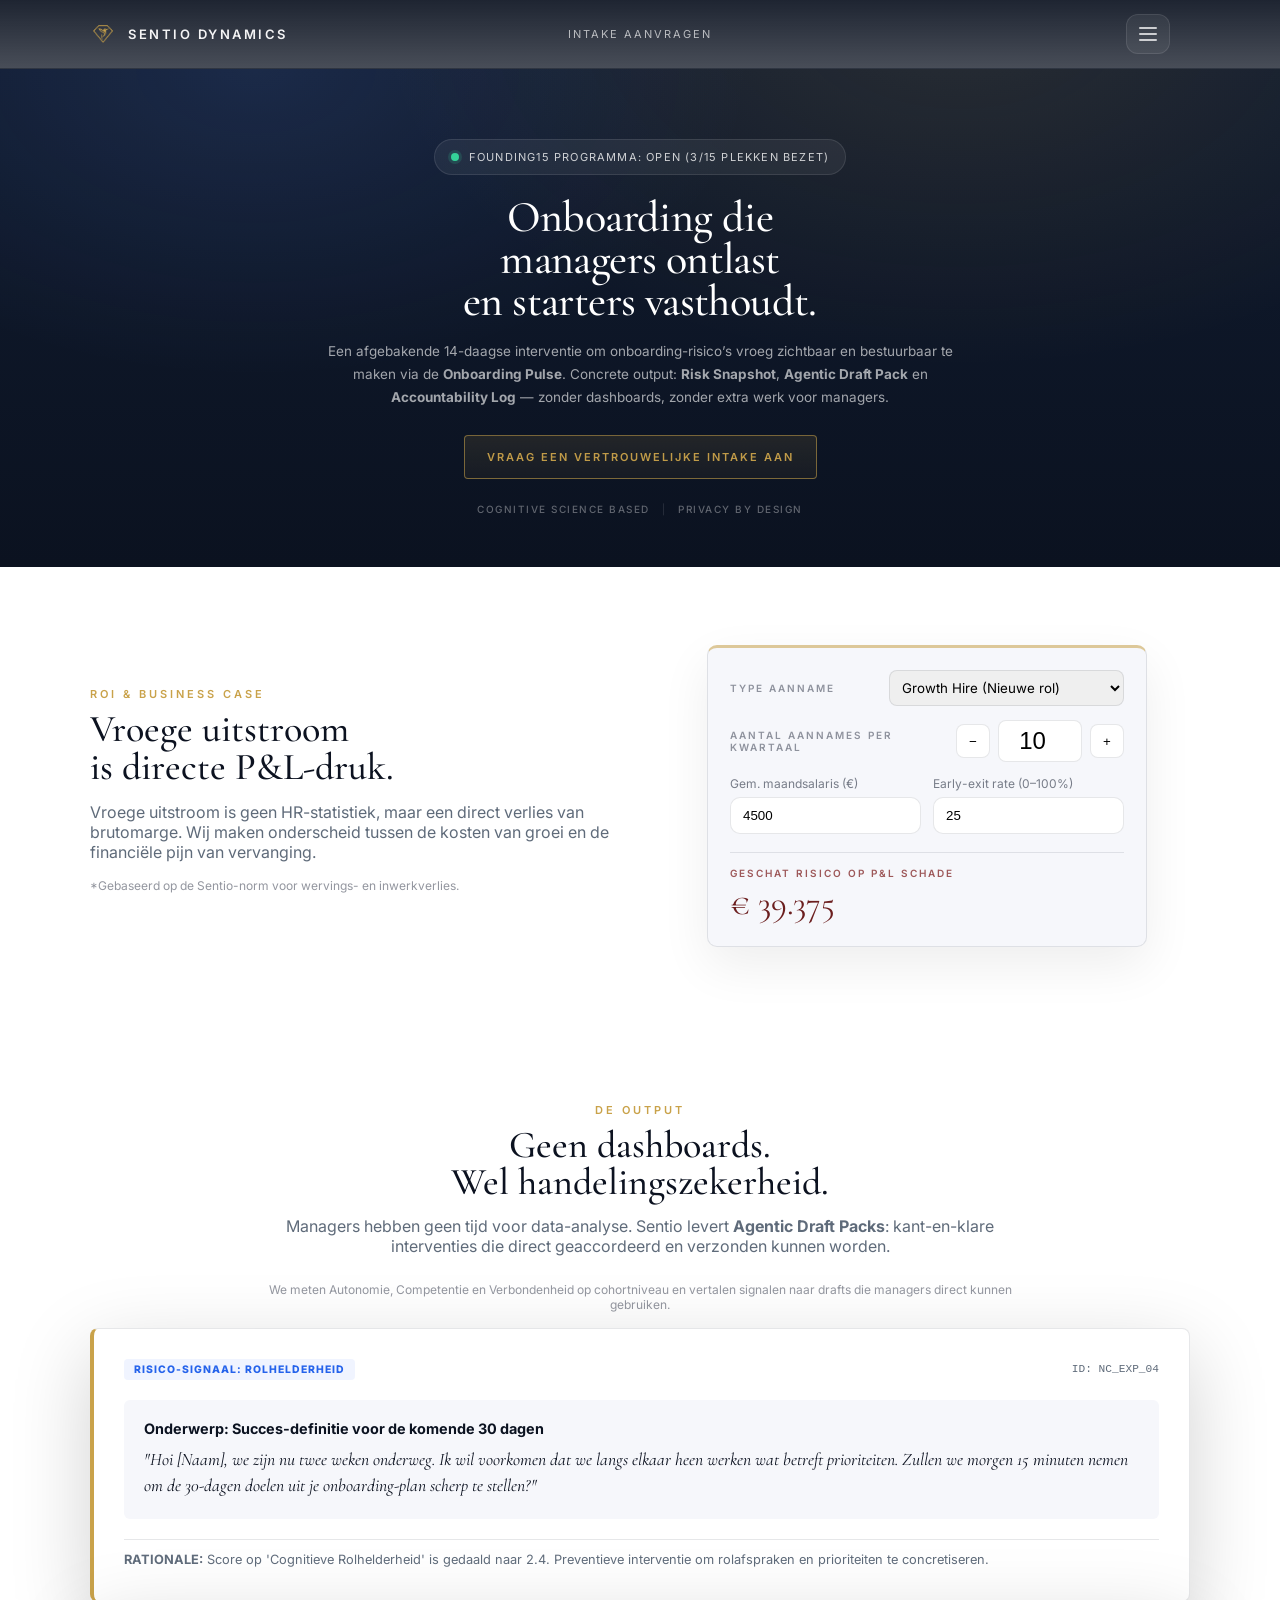
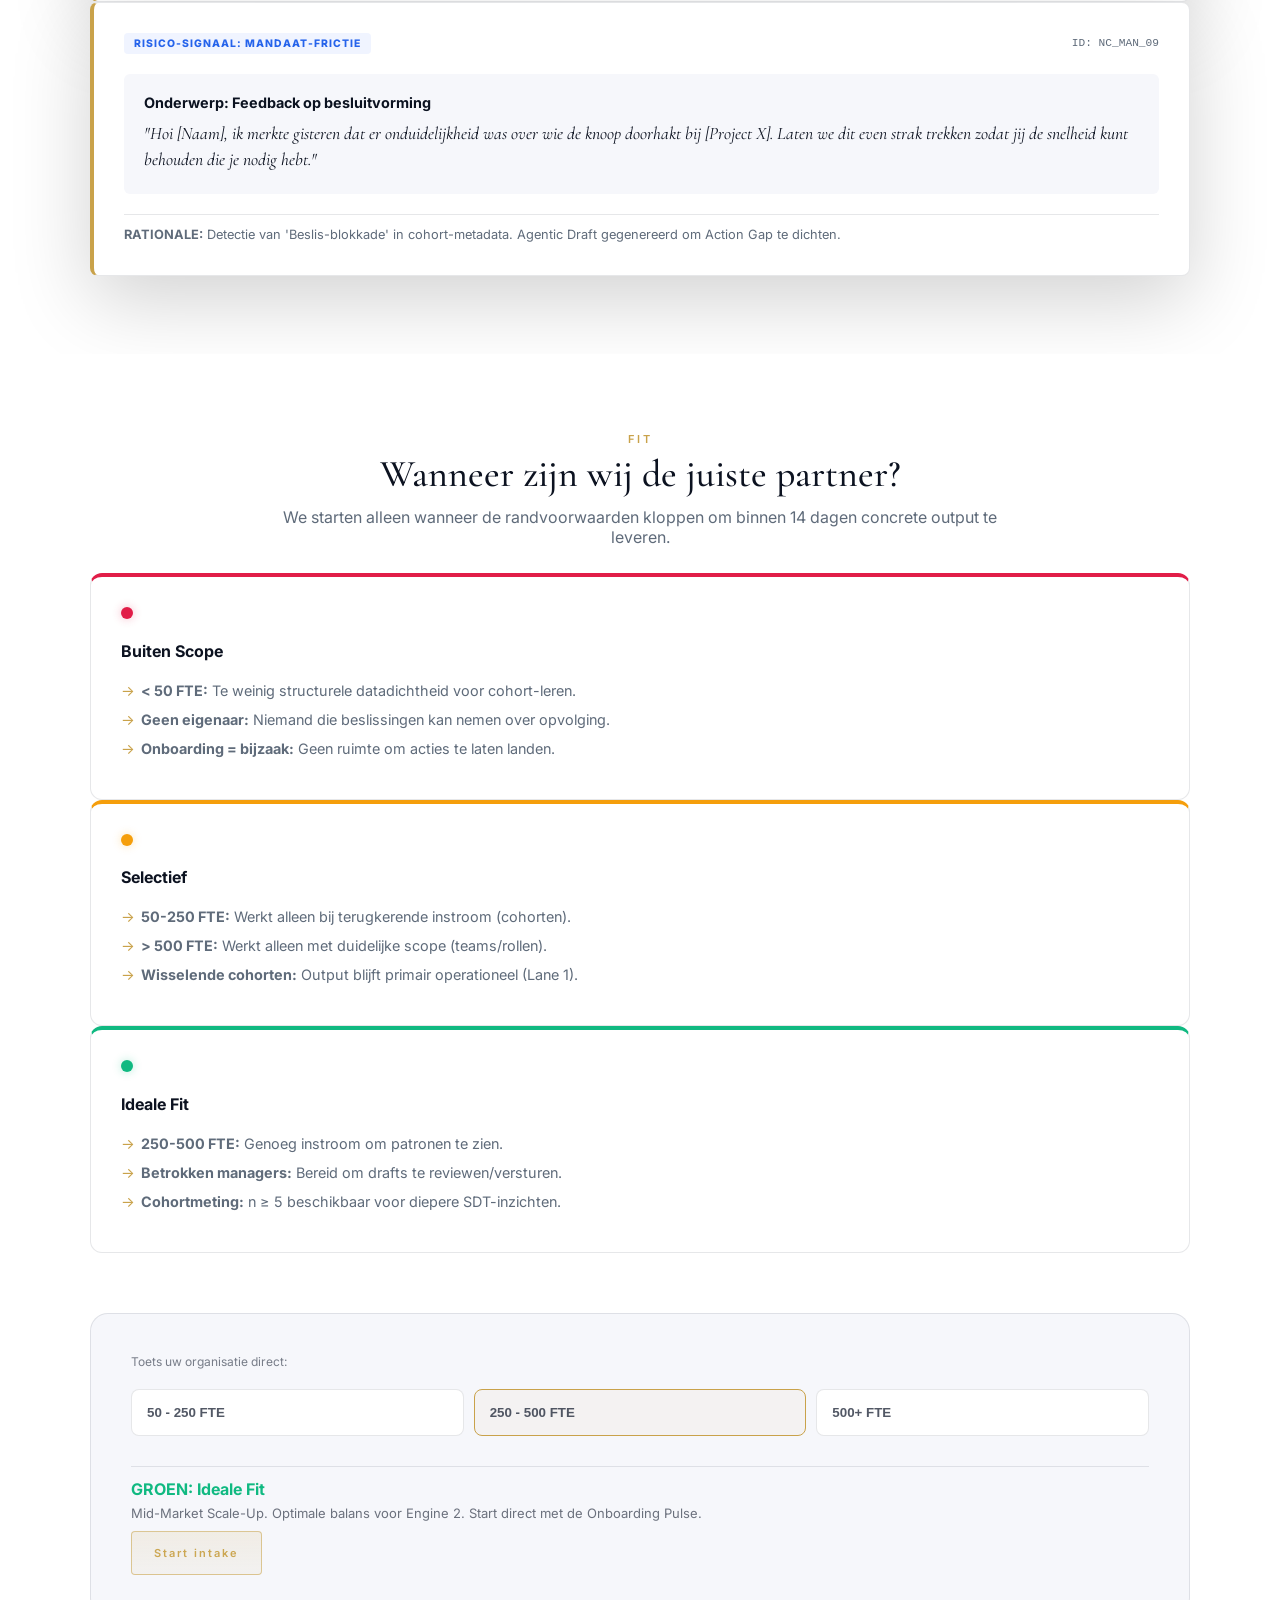
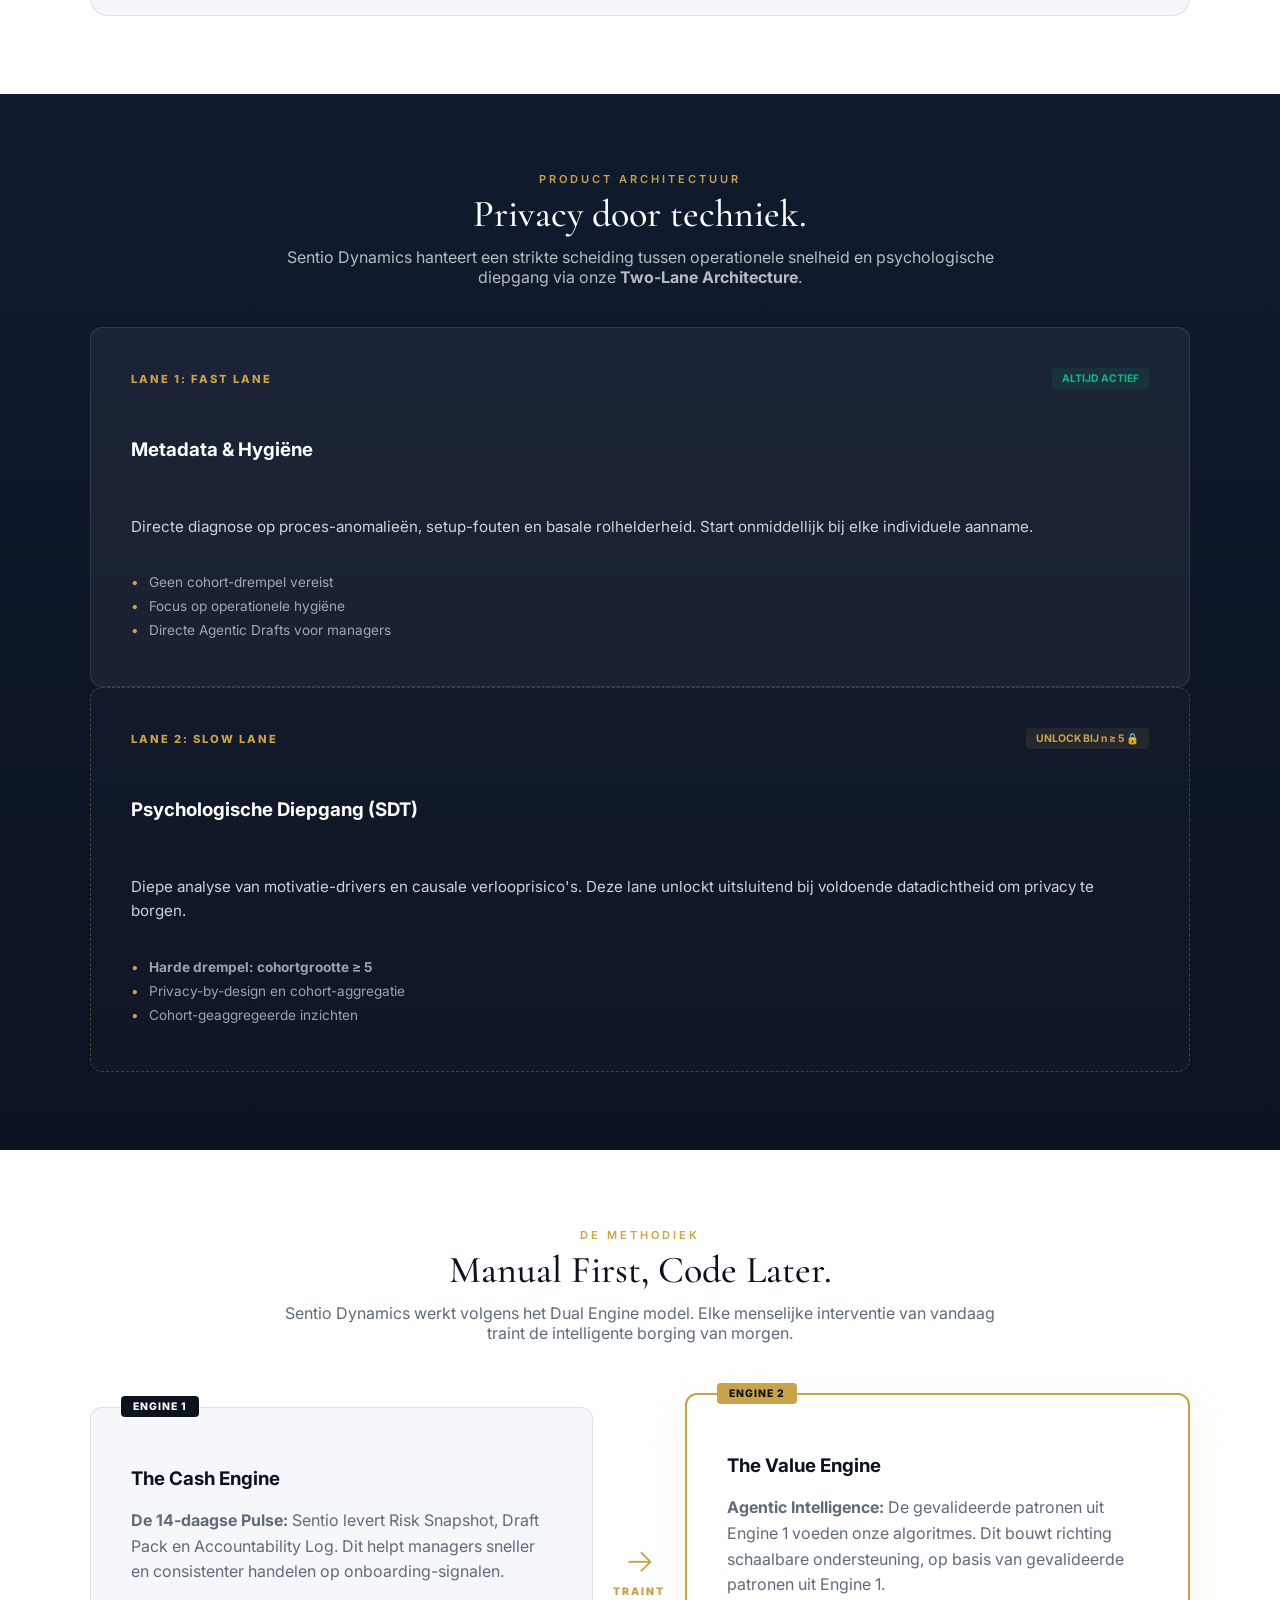
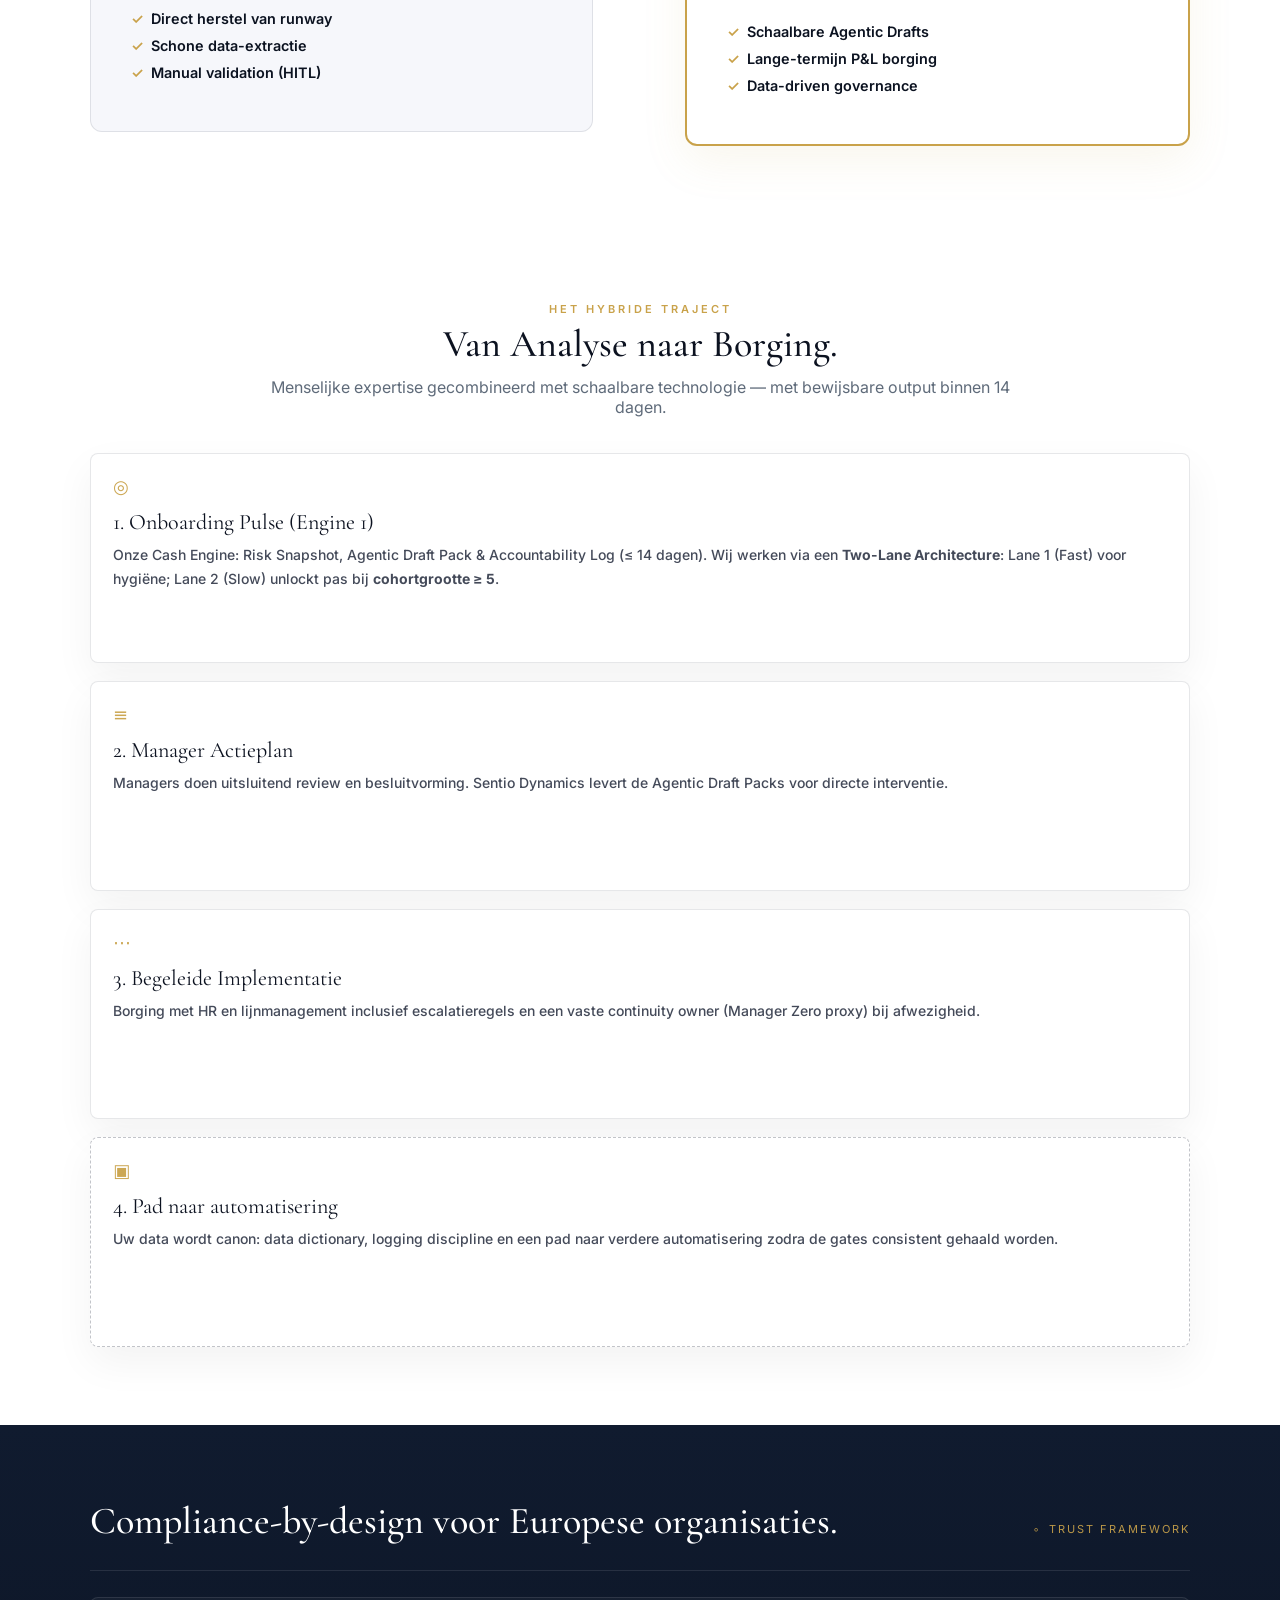
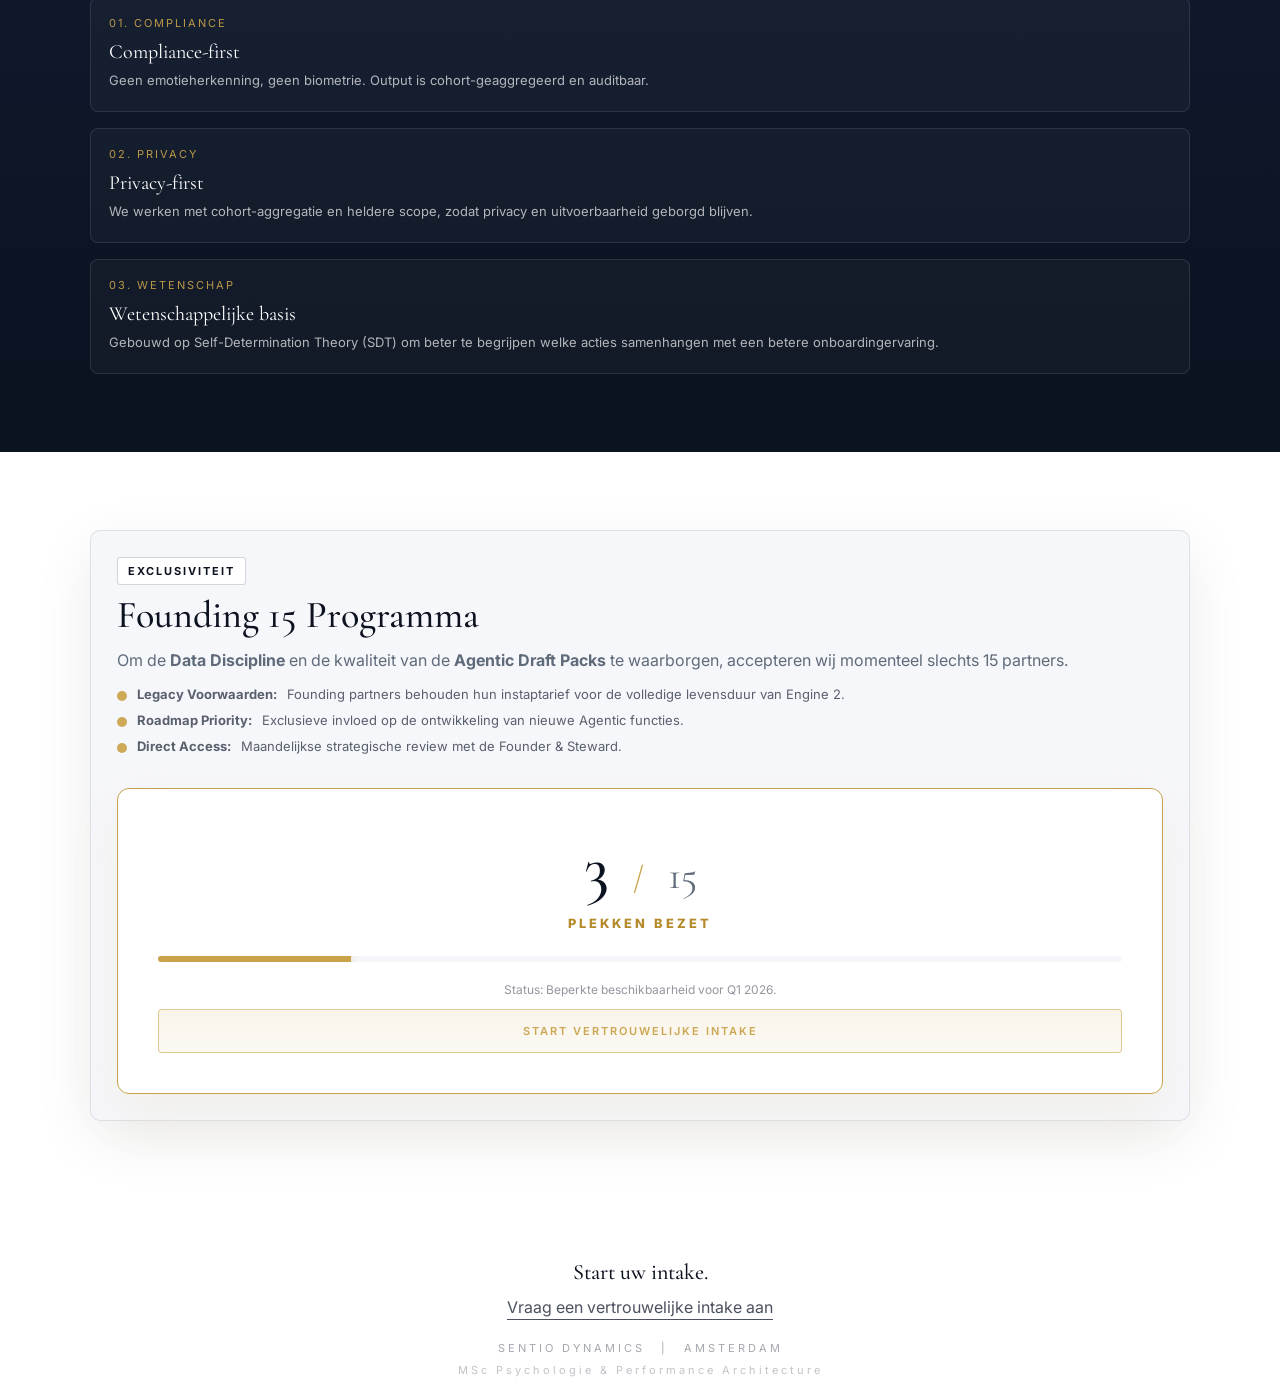
<file: index.html>
<!doctype html>
<html lang="nl">
<head>
  <meta charset="utf-8" />
  <meta name="viewport" content="width=device-width, initial-scale=1" />
  <title>Sentio Dynamics — Onboarding Pulse</title>
  <meta name="description" content="Sentio Dynamics ontlast managers tijdens onboarding met de Onboarding Pulse: Risk Snapshot, Agentic Draft Pack en Accountability Log." />
  <meta property="og:title" content="Sentio Dynamics" />
  <meta property="og:description" content="Onboarding Pulse: Risk Snapshot, Agentic Draft Pack, Accountability Log. Geen dashboard — wél concrete acties." />
  <meta property="og:type" content="website" />
  <meta name="theme-color" content="#0B1220" />
  <link rel="icon" href="assets/favicon.svg" type="image/svg+xml" />
  <link rel="preconnect" href="https://fonts.googleapis.com" />
  <link rel="preconnect" href="https://fonts.gstatic.com" crossorigin />
  <link href="https://fonts.googleapis.com/css2?family=Cormorant+Garamond:wght@400;500;600&family=Inter:wght@400;500;600&display=swap" rel="stylesheet" />
  <link rel="stylesheet" href="styles.css" />
</head>

<body>
  <header class="topbar">
  <div class="container topbar-inner">
    <a class="brand" href="#top" aria-label="Sentio Dynamics Home">
      <img src="assets/logo.png" class="brand-logo-img" alt="Sentio Dynamics">
      <span class="brand-name">SENTIO DYNAMICS</span>
    </a>
    <a class="topbar-link" href="#intake" data-cta="intake">INTAKE AANVRAGEN</a>
    <button class="mobile-toggle" aria-label="Menu" aria-expanded="false">
      <span></span><span></span><span></span>
    </button>
  </div>
  <div class="mobile-nav" aria-hidden="true">
    <a href="#reality">Business case</a>
    <a href="#trajectory">Traject</a>
    <a href="#architecture">Architectuur</a>
    <a href="#trust">Trust framework</a>
    <a href="#intake" data-cta="intake">Intake aanvragen</a>
  </div>
</header>

  <main id="top">
    <section class="hero">
      <div class="container hero-inner">
        <div class="badge" id="foundingBadge">
          <span class="badge-dot" aria-hidden="true"></span>
          <span class="badge-text">FOUNDING15 PROGRAMMA: OPEN (<span id="filledCount">3</span>/15 PLEKKEN BEZET)</span>
        </div>

        <h1>Onboarding die<br/>managers ontlast<br/>en starters vasthoudt.</h1>

        <p class="hero-sub">
          Een afgebakende 14-daagse interventie om onboarding-risico’s vroeg zichtbaar en bestuurbaar te maken via de <strong>Onboarding Pulse</strong>.
          Concrete output: <strong>Risk Snapshot</strong>, <strong>Agentic Draft Pack</strong> en <strong>Accountability Log</strong> — zonder dashboards, zonder extra werk voor managers.
        </p>

        <div class="hero-cta">
          <a class="btn-gold" href="#" data-cta="intake">VRAAG EEN VERTROUWELIJKE INTAKE AAN</a>
        </div>

        <div class="hero-trust">
          <div class="trust-pill-subtle">COGNITIVE SCIENCE BASED</div>
          <span class="pill-sep">|</span>
          <div class="trust-pill-subtle">PRIVACY BY DESIGN</div>
        </div>
</div>
      </div>
    </section>
</div>
    <section class="section light" id="reality">
  <div class="container split">
    <div class="split-left">
      <div class="eyebrow">ROI & BUSINESS CASE</div>
      <h2>Vroege uitstroom<br/>is directe P&amp;L-druk.</h2>
      <p class="muted">
        Vroege uitstroom is geen HR-statistiek, maar een direct verlies van brutomarge. Wij maken onderscheid tussen de kosten van groei en de financiële pijn van vervanging.
      </p>
      <p class="fine">
        *Gebaseerd op de Sentio-norm voor wervings- en inwerkverlies.
      </p>
    </div>

    <div class="split-right">
      <div class="calc-card">
        <div class="calc-row">
          <div class="calc-label">TYPE AANNAME</div>
          <select id="hireType" style="padding: 8px; border-radius: 8px; border: 1px solid var(--line); font-family: var(--sans);">
            <option value="replacement">Replacement Hire (Vervanging)</option>
            <option value="growth" selected>Growth Hire (Nieuwe rol)</option>
          </select>
        </div>

        <div class="calc-row">
          <div class="calc-label">AANTAL AANNAMES PER KWARTAAL</div>
          <div class="calc-input">
            <button class="step" data-step="-1">−</button>
            <input id="hires" type="number" min="1" max="100" value="10" />
            <button class="step" data-step="1">+</button>
          </div>
        </div>

        <div class="calc-grid">
          <label class="field">
            <span>Gem. maandsalaris (€)</span>
            <input id="salary" type="number" value="4500" />
          </label>
          <label class="field">
            <span>Early-exit rate (0–100%)</span>
            <input id="rate" type="number" value="25" />
          </label>
        </div>

        <div class="calc-result">
          <div class="calc-label red">GESCHAT RISICO OP P&L SCHADE</div>
          <div class="calc-value" id="riskValue">€ 0</div>
          <div id="replacementWarning" style="display:none; color: #e11d48; font-size: 0.8em; margin-top: 8px; font-style: italic;">
            Let op: Bij vervanging lopen de kosten op door wervingsdruk en verlies van opgebouwde kennis.
          </div>
        </div>
      </div>
    </div>
  </div>
</section>

<section class="section light" id="drafts">
  <div class="container">
    <div class="section-header center">
      <div class="eyebrow">DE OUTPUT</div>
      <h2>Geen dashboards.<br/>Wel handelingszekerheid.</h2>
      <p class="muted section-lead">
        Managers hebben geen tijd voor data-analyse. Sentio levert <strong>Agentic Draft Packs</strong>: kant-en-klare interventies die direct geaccordeerd en verzonden kunnen worden.
      <p class="fine center" style="max-width: 760px; margin: 14px auto 0;">
        We meten Autonomie, Competentie en Verbondenheid op cohortniveau en vertalen signalen naar drafts die managers direct kunnen gebruiken.
      </p>
      </p>
    </div>

    <div class="grid-2">
      <div class="card-draft">
        <div class="draft-meta">
          <span class="status-pill-blue">RISICO-SIGNAAL: ROLHELDERHEID</span>
          <span class="draft-id">ID: NC_EXP_04</span>
        </div>
        <div class="draft-content">
          <div class="draft-subject">Onderwerp: Succes-definitie voor de komende 30 dagen</div>
          <p class="draft-body">
            "Hoi [Naam], we zijn nu twee weken onderweg. Ik wil voorkomen dat we langs elkaar heen werken wat betreft prioriteiten. Zullen we morgen 15 minuten nemen om de 30-dagen doelen uit je onboarding-plan scherp te stellen?"
          </p>
        </div>
        <div class="draft-rationale">
          <strong>RATIONALE:</strong> Score op 'Cognitieve Rolhelderheid' is gedaald naar 2.4. Preventieve interventie om rolafspraken en prioriteiten te concretiseren.
        </div>
      </div>

      <div class="card-draft">
        <div class="draft-meta">
          <span class="status-pill-blue">RISICO-SIGNAAL: MANDAAT-FRICTIE</span>
          <span class="draft-id">ID: NC_MAN_09</span>
        </div>
        <div class="draft-content">
          <div class="draft-subject">Onderwerp: Feedback op besluitvorming</div>
          <p class="draft-body">
            "Hoi [Naam], ik merkte gisteren dat er onduidelijkheid was over wie de knoop doorhakt bij [Project X]. Laten we dit even strak trekken zodat jij de snelheid kunt behouden die je nodig hebt."
          </p>
        </div>
        <div class="draft-rationale">
          <strong>RATIONALE:</strong> Detectie van 'Beslis-blokkade' in cohort-metadata. Agentic Draft gegenereerd om Action Gap te dichten.
        </div>
      </div>
    </div>
  </div>
</section>


    <section class="section light" id="eligibility">
  <div class="container">
    <div class="section-header center">
      <div class="eyebrow">FIT</div>
      <h2>Wanneer zijn wij de juiste partner?</h2>
      <p class="muted section-lead">We starten alleen wanneer de randvoorwaarden kloppen om binnen 14 dagen concrete output te leveren.
      </p>
    </div>

    <div class="grid-3">
      <div class="card-status border-red">
        <div class="status-dot dot-red"></div>
        <h4>Buiten Scope</h4>
        <ul class="status-list">
          <li><strong>&lt; 50 FTE:</strong> Te weinig structurele datadichtheid voor cohort-leren.</li>
          <li><strong>Geen eigenaar:</strong> Niemand die beslissingen kan nemen over opvolging.</li>
          <li><strong>Onboarding = bijzaak:</strong> Geen ruimte om acties te laten landen.</li>
        </ul>
      </div>

      <div class="card-status border-orange">
        <div class="status-dot dot-orange"></div>
        <h4>Selectief</h4>
        <ul class="status-list">
          <li><strong>50-250 FTE:</strong> Werkt alleen bij terugkerende instroom (cohorten).</li>
          <li><strong>&gt; 500 FTE:</strong> Werkt alleen met duidelijke scope (teams/rollen).</li>
          <li><strong>Wisselende cohorten:</strong> Output blijft primair operationeel (Lane 1).</li>
        </ul>
      </div>

      <div class="card-status border-green">
        <div class="status-dot dot-green"></div>
        <h4>Ideale Fit</h4>
        <ul class="status-list">
          <li><strong>250-500 FTE:</strong> Genoeg instroom om patronen te zien.</li>
          <li><strong>Betrokken managers:</strong> Bereid om drafts te reviewen/versturen.</li>
          <li><strong>Cohortmeting:</strong> n ≥ 5 beschikbaar voor diepere SDT-inzichten.</li>
        </ul>
      </div>
    </div>

    <div class="eligibility-tool-box">
      <div class="elig-head">Toets uw organisatie direct:</div>
      <div class="elig-flex">
        <button class="elig-item" data-segment="50-250">50 - 250 FTE</button>
        <button class="elig-item elig-recommended" data-segment="250-500">250 - 500 FTE</button>
        <button class="elig-item" data-segment="500+">500+ FTE</button>
      </div>
      <div class="elig-result" id="eligResult">
        </div>
    </div>
  </div>
</section>

<section class="section dark" id="architecture">
  <div class="container">
    <div class="section-header center">
      <div class="eyebrow" style="color: var(--gold);">PRODUCT ARCHITECTUUR</div>
      <h2>Privacy door techniek.</h2>
      <p class="muted section-lead" style="color: rgba(255,255,255,0.7);">
        Sentio Dynamics hanteert een strikte scheiding tussen operationele snelheid en psychologische diepgang via onze <strong>Two-Lane Architecture</strong>.
      </p>
    </div>

    <div class="grid-2" style="margin-top: 40px; gap: 30px;">
      <div class="card-lane">
        <div class="lane-header">
          <span class="lane-tag">LANE 1: FAST LANE</span>
          <span class="status-active">ALTIJD ACTIEF</span>
        </div>
        <h3>Metadata & Hygiëne</h3>
        <p class="lane-text">
          Directe diagnose op proces-anomalieën, setup-fouten en basale rolhelderheid. Start onmiddellijk bij elke individuele aanname.
        </p>
        <ul class="lane-list">
          <li>Geen cohort-drempel vereist</li>
          <li>Focus op operationele hygiëne</li>
          <li>Directe Agentic Drafts voor managers</li>
        </ul>
      </div>

      <div class="card-lane locked">
        <div class="lane-header">
          <span class="lane-tag">LANE 2: SLOW LANE</span>
          <span class="status-locked">UNLOCK BIJ n ≥ 5 🔒</span>
        </div>
        <h3>Psychologische Diepgang (SDT)</h3>
        <p class="lane-text">
          Diepe analyse van motivatie-drivers en causale verlooprisico's. Deze lane unlockt uitsluitend bij voldoende datadichtheid om privacy te borgen.
        </p>
        <ul class="lane-list">
          <li><strong>Harde drempel: cohortgrootte ≥ 5</strong></li>
          <li>Privacy-by-design en cohort-aggregatie</li>
          <li>Cohort-geaggregeerde inzichten</li>
        </ul>
      </div>
    </div>
  </div>
</section>

<section class="section light" id="engines">
  <div class="container">
    <div class="section-header center">
      <div class="eyebrow">DE METHODIEK</div>
      <h2>Manual First, <span class="gold-text">Code Later</span>.</h2>
      <p class="muted section-lead">
        Sentio Dynamics werkt volgens het Dual Engine model. Elke menselijke interventie van vandaag traint de intelligente borging van morgen.
      </p>
    </div>

    <div class="engine-flow">
      <div class="engine-card">
        <div class="engine-badge">ENGINE 1</div>
        <h3>The Cash Engine</h3>
        <p class="engine-desc">
          <strong>De 14-daagse Pulse:</strong> Sentio levert Risk Snapshot, Draft Pack en Accountability Log. Dit helpt managers sneller en consistenter handelen op onboarding-signalen.
        </p>
        <ul class="engine-features">
          <li>Direct herstel van runway</li>
          <li>Schone data-extractie</li>
          <li>Manual validation (HITL)</li>
        </ul>
      </div>

      <div class="engine-transition">
        <div class="transition-arrow">→</div>
        <div class="transition-text">TRAINT</div>
      </div>

      <div class="engine-card gold-border">
        <div class="engine-badge gold-bg">ENGINE 2</div>
        <h3>The Value Engine</h3>
        <p class="engine-desc">
          <strong>Agentic Intelligence:</strong> De gevalideerde patronen uit Engine 1 voeden onze algoritmes. Dit bouwt richting schaalbare ondersteuning, op basis van gevalideerde patronen uit Engine 1.
        </p>
        <ul class="engine-features">
          <li>Schaalbare Agentic Drafts</li>
          <li>Lange-termijn P&L borging</li>
          <li>Data-driven governance</li>
        </ul>
      </div>
    </div>
  </div>
</section>





<section class="section light" id="trajectory">
      <div class="container center">
        <div class="eyebrow">HET HYBRIDE TRAJECT</div>
        <h2>Van Analyse naar Borging.</h2>
        <p class="muted section-lead">Menselijke expertise gecombineerd met schaalbare technologie — met bewijsbare output binnen 14 dagen.</p>

        <div class="cards-4">
          <div class="card">
            <div class="card-icon">◎</div>
            <div class="card-title">1. Onboarding Pulse (Engine 1)</div>
            <div class="card-text">
              Onze Cash Engine: Risk Snapshot, Agentic Draft Pack & Accountability Log (≤ 14 dagen). 
              Wij werken via een <strong>Two-Lane Architecture</strong>: Lane 1 (Fast) voor hygiëne; Lane 2 (Slow) unlockt pas bij <strong>cohortgrootte ≥ 5</strong>.
            </div>
          </div>
          <div class="card">
            <div class="card-icon">≡</div>
            <div class="card-title">2. Manager Actieplan</div>
            <div class="card-text">
              Managers doen uitsluitend review en besluitvorming. Sentio Dynamics levert de Agentic Draft Packs voor directe interventie.
            </div>
          </div>
          <div class="card">
            <div class="card-icon">⋯</div>
            <div class="card-title">3. Begeleide Implementatie</div>
            <div class="card-text">
              Borging met HR en lijnmanagement inclusief escalatieregels en een vaste continuity owner (Manager Zero proxy) bij afwezigheid.
            </div>
          </div>
          <div class="card card-dark">
            <div class="card-icon">▣</div>
            <div class="card-title">4. Pad naar automatisering</div>
            <div class="card-text">
              Uw data wordt canon: data dictionary, logging discipline en een pad naar verdere automatisering zodra de gates consistent gehaald worden.
            </div>
          </div>
        </div>
      </div>
    </section>

<section class="section dark" id="trust">
      <div class="container">
        <div class="trust-head">
          <h2>Compliance-by-design voor Europese organisaties.</h2>
          <div class="trust-tag">TRUST FRAMEWORK</div>
        </div>
        <div class="trust-cards">
          <div class="trust-card">
            <div class="trust-kicker">01. COMPLIANCE</div>
            <div class="trust-title">Compliance-first</div>
            <div class="trust-text">Geen emotieherkenning, geen biometrie. Output is cohort-geaggregeerd en auditbaar.</div>
          </div>
          <div class="trust-card">
            <div class="trust-kicker">02. PRIVACY</div>
            <div class="trust-title">Privacy-first</div>
            <div class="trust-text">
              We werken met cohort-aggregatie en heldere scope, zodat privacy en uitvoerbaarheid geborgd blijven.
            </div>
          </div>
          <div class="trust-card">
            <div class="trust-kicker">03. WETENSCHAP</div>
            <div class="trust-title">Wetenschappelijke basis</div>
            <div class="trust-text">Gebouwd op Self-Determination Theory (SDT) om beter te begrijpen welke acties samenhangen met een betere onboardingervaring.</div>
          </div>
        </div>
      </div>
    </section>

    

  </main>

  <div class="modal" id="modal" aria-hidden="true">
    <div class="modal-backdrop" data-close></div>
    <div class="modal-card">
      <button class="modal-close" data-close>×</button>
      <div class="modal-tag">INTAKE</div>
      <h3>Strategische fit</h3>
      <p class="muted">
        Tijdens de intake toetsen we scope, instroom (cohorten) en praktische uitvoerbaarheid om binnen 14 dagen concrete output te leveren.
      </p>
      <div class="modal-actions">
        <a class="btn-gold btn-full" href="#" id="emailLink">Start Vertrouwelijke Intake</a>
      </div>
    </div>
  </div>

  <section class="section light" id="founding">
  <div class="container">
    <div class="invite">
      <div class="invite-left">
        <div class="tag">EXCLUSIVITEIT</div>
        <h2>Founding 15 Programma</h2>
        <p class="muted">
          Om de <strong>Data Discipline</strong> en de kwaliteit van de <strong>Agentic Draft Packs</strong> te waarborgen, accepteren wij momenteel slechts 15 partners.
        </p>
        <ul class="bullets">
          <li><span class="bullet-dot"></span> <strong>Legacy Voorwaarden:</strong> Founding partners behouden hun instaptarief voor de volledige levensduur van Engine 2.</li>
          <li><span class="bullet-dot"></span> <strong>Roadmap Priority:</strong> Exclusieve invloed op de ontwikkeling van nieuwe Agentic functies.</li>
          <li><span class="bullet-dot"></span> <strong>Direct Access:</strong> Maandelijkse strategische review met de Founder & Steward.</li>
        </ul>
      </div>
      <div class="invite-right">
        <div class="founding-status-card">
          <div class="status-counter">
            <span class="big-num" id="filledCountFinale">3</span>
            <span class="sep">/</span>
            <span class="total-num">15</span>
          </div>
          <div class="status-label">PLEKKEN BEZET</div>
          <div class="progress-bar"><div class="progress-fill" style="width: 20%;"></div></div>
          <p class="fine center">Status: Beperkte beschikbaarheid voor Q1 2026.</p>
          <a class="btn-gold btn-full" href="#" data-cta="intake">START VERTROUWELIJKE INTAKE</a>
        </div>
      </div>
    </div>
  </div>
</section>


<footer class="bottom-cta">
    <div class="container">
      <h3>Start uw intake.</h3>
      <a class="link" href="#" data-cta="intake">Vraag een vertrouwelijke intake aan</a>
      <div class="footerline">SENTIO DYNAMICS <span class="sep">|</span> AMSTERDAM</div>
      <div class="footerline faint">MSc Psychologie & Performance Architecture</div>
    </div>
  </footer>

  <script src="script.js"></script>
</body>
</html>
</file>
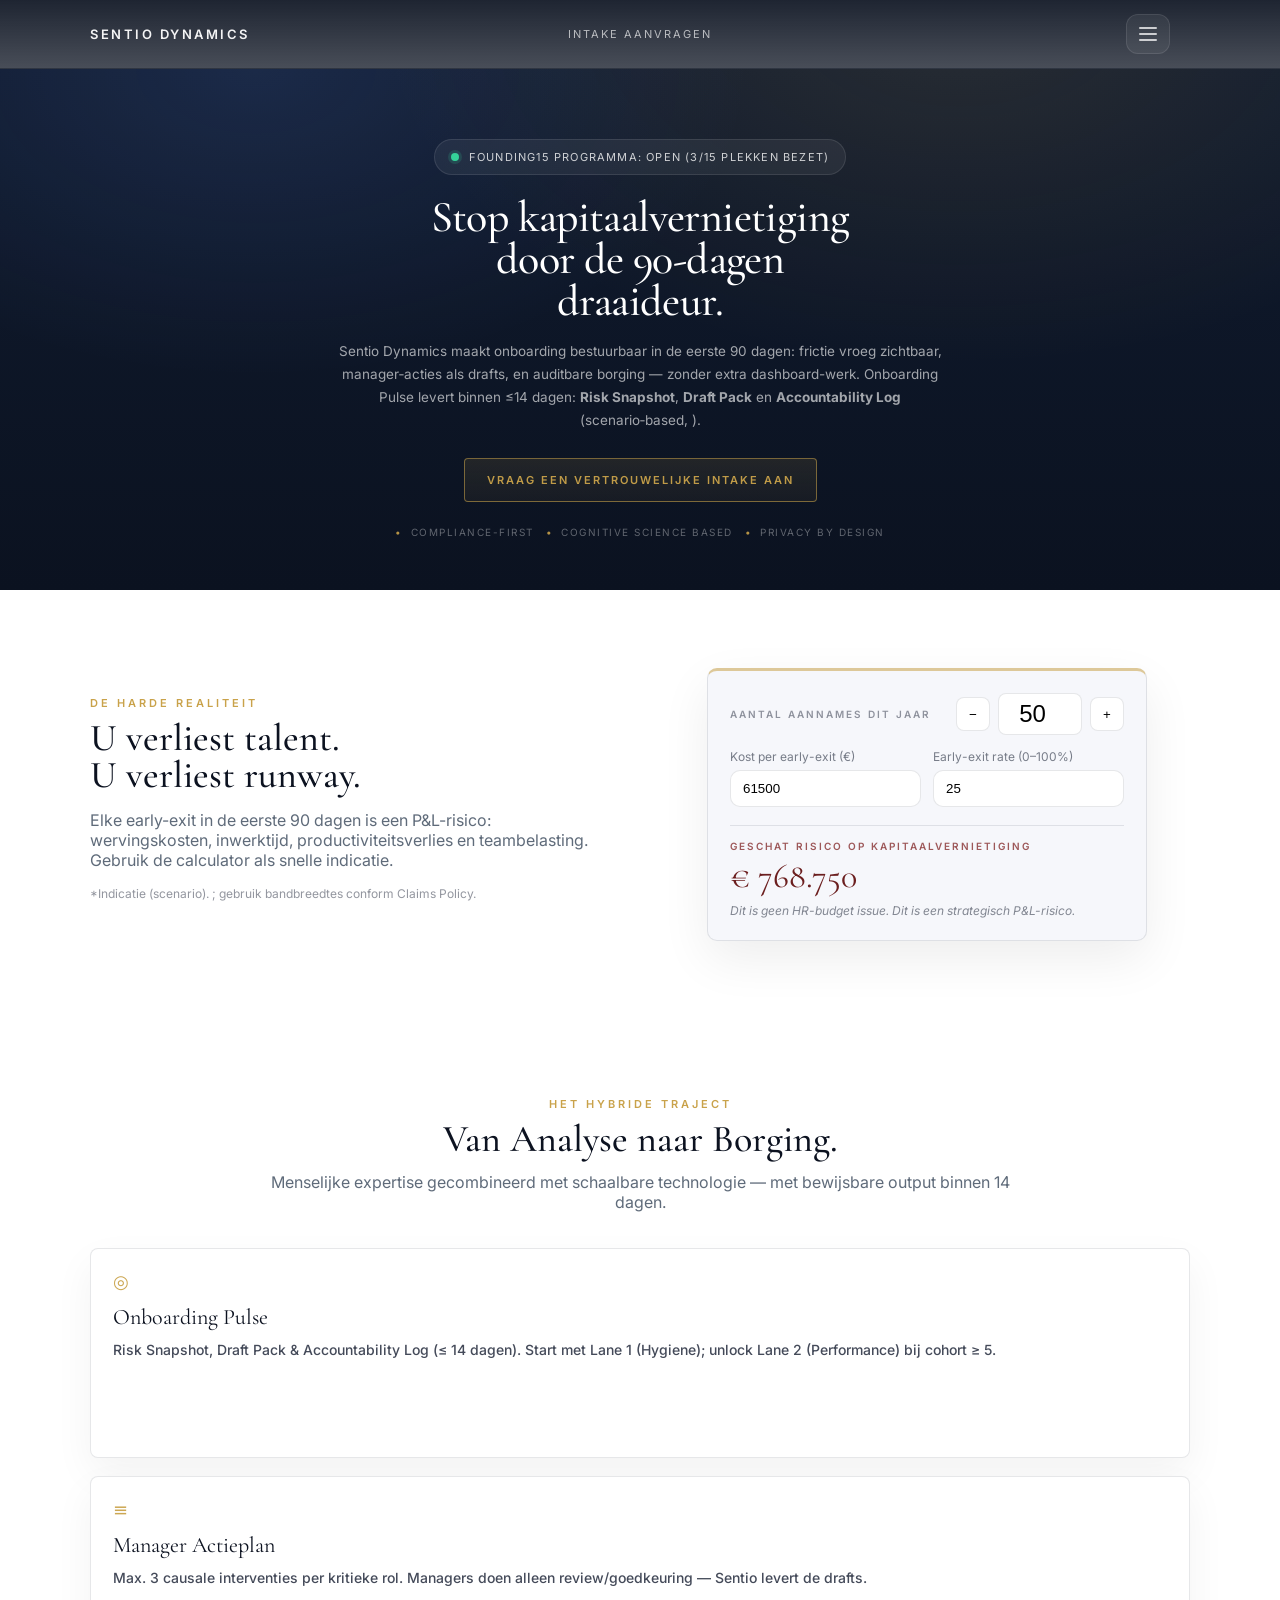
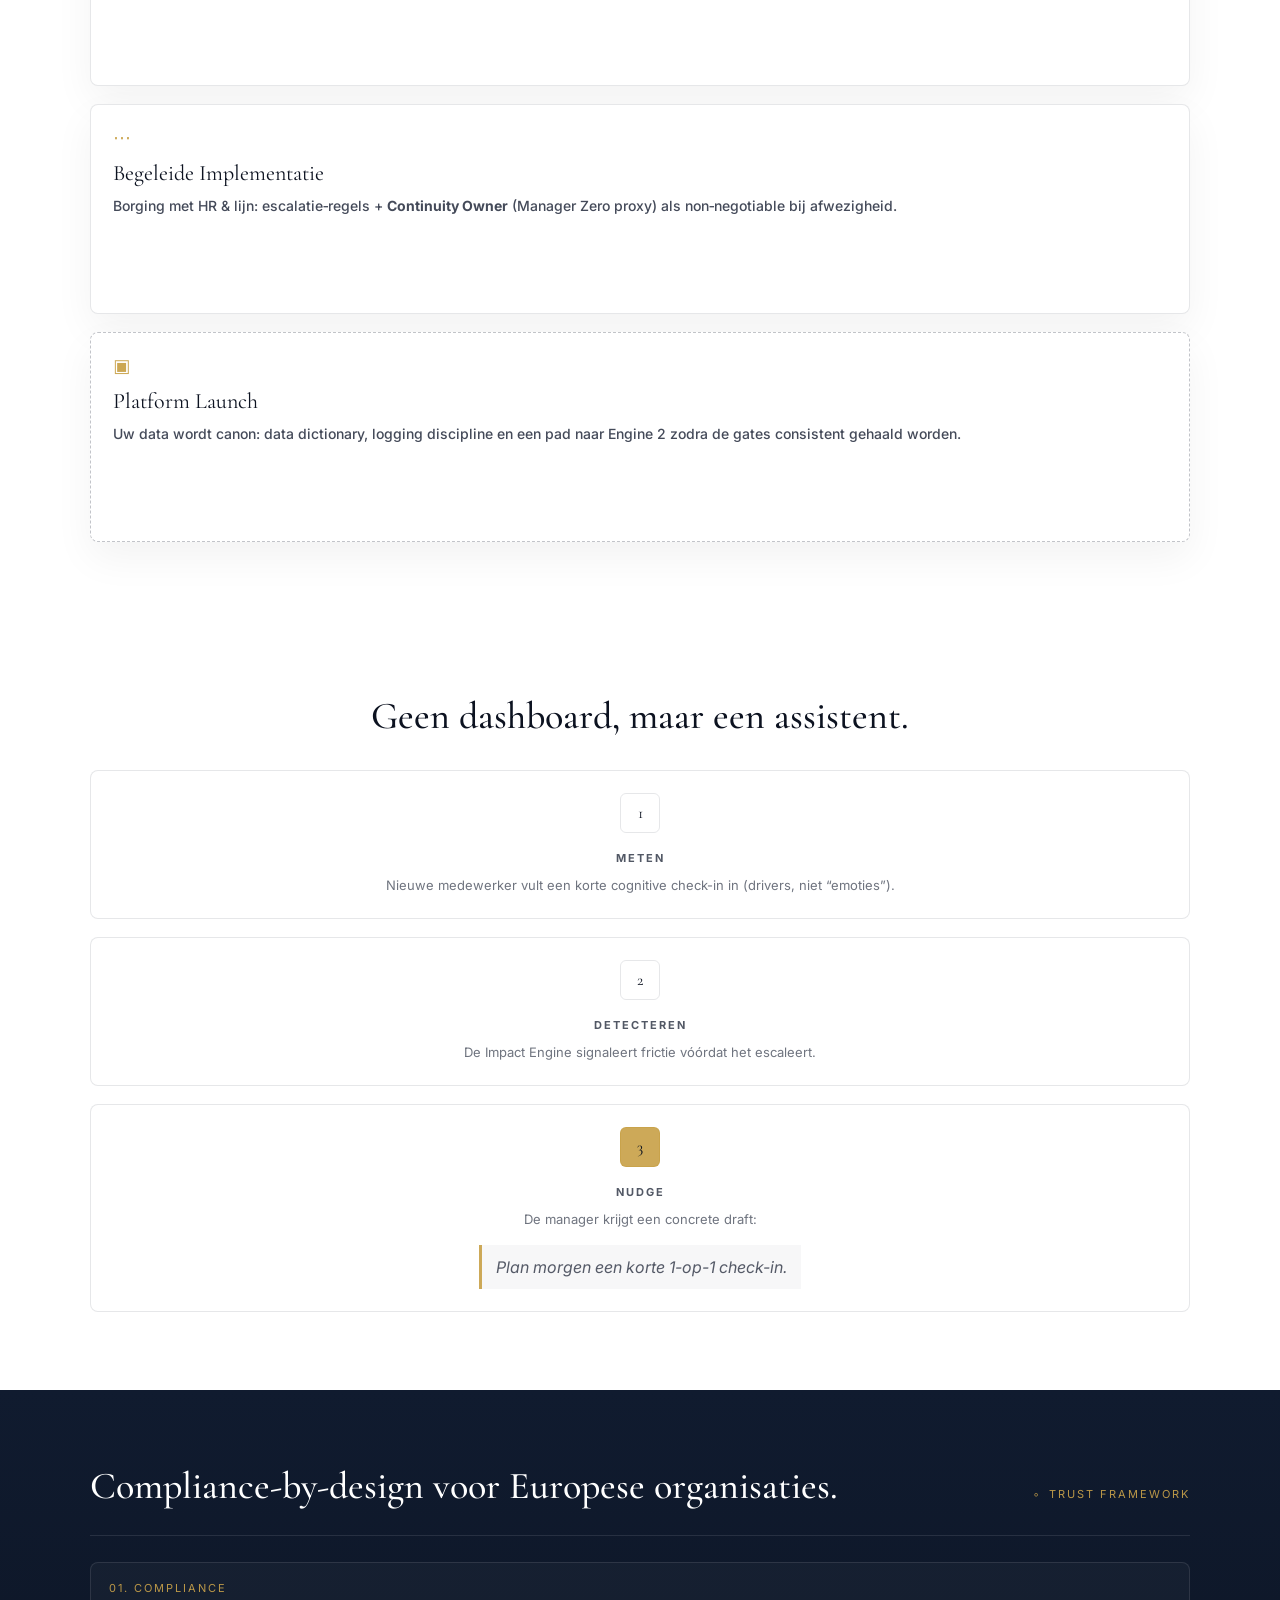
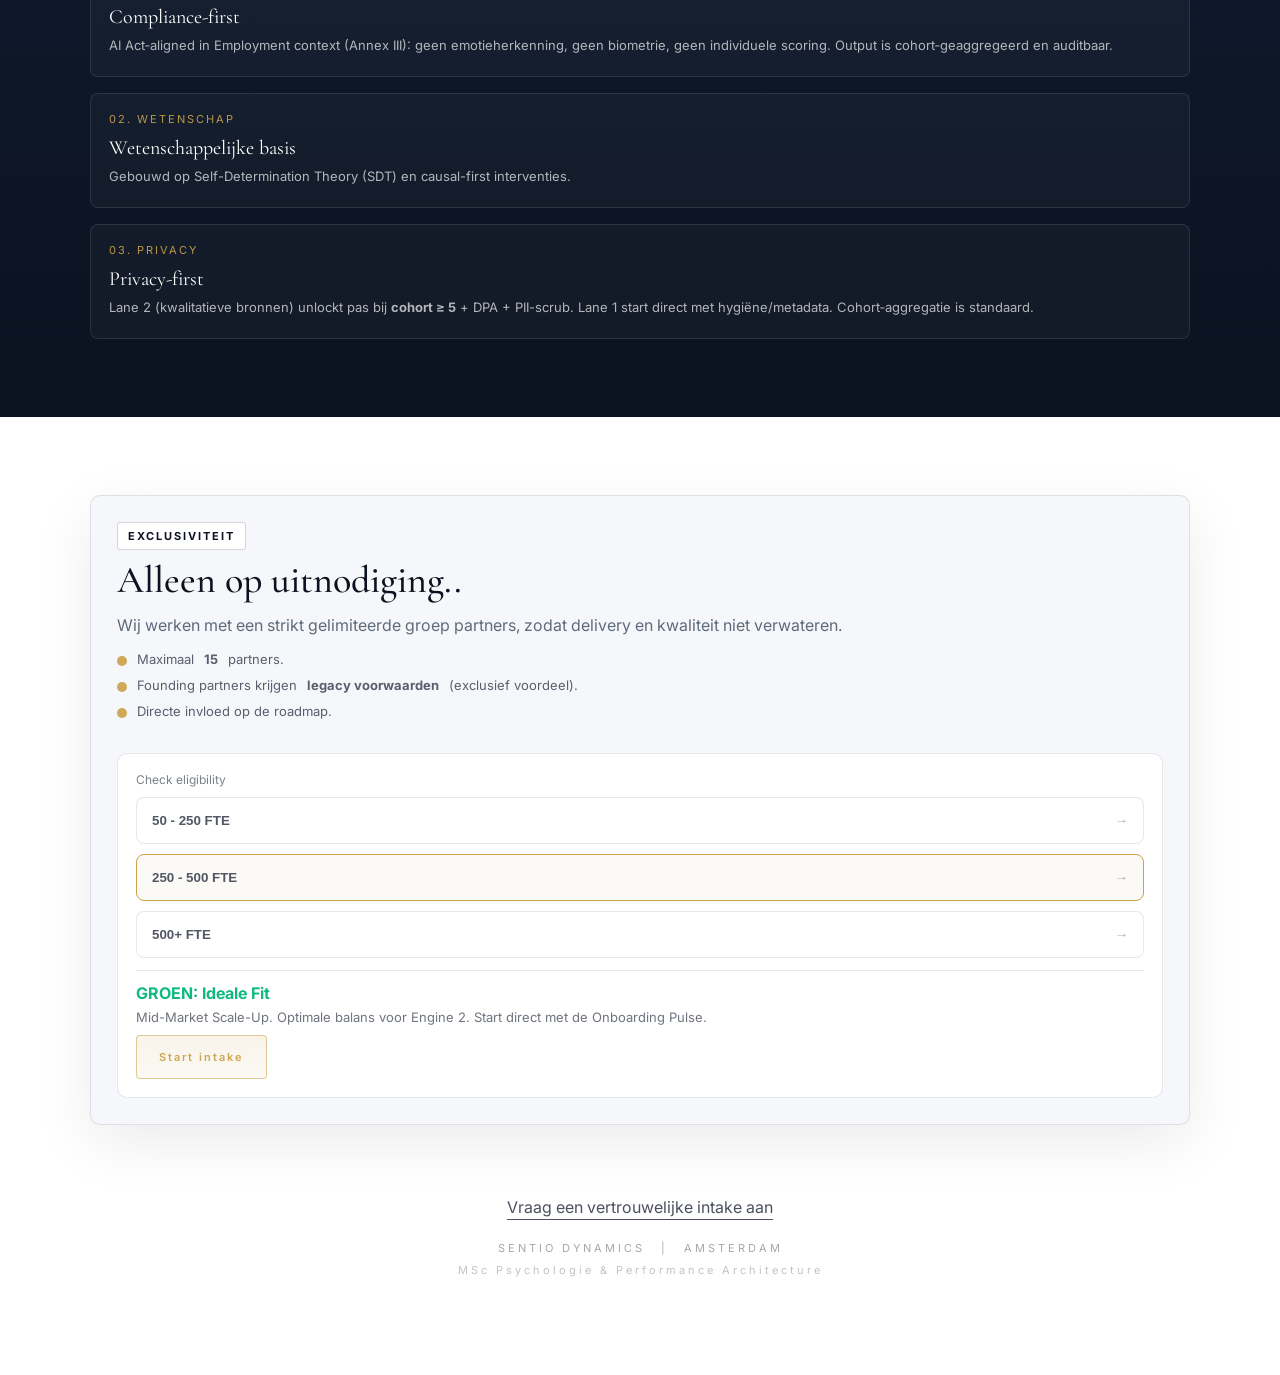
<file: index 4.html>
<!doctype html>
<html lang="nl">
<head>
  <meta charset="utf-8" />
  <meta name="viewport" content="width=device-width, initial-scale=1" />
  <title>Sentio Dynamics — Stop kapitaalvernietiging door de 90-dagen draaideur</title>
  <meta name="description" content="Sentio Dynamics maakt onboarding bestuurbaar: binnen 14 dagen een Risk Snapshot, Draft Pack en Accountability Log." />
  <meta property="og:title" content="Sentio Dynamics — Stop kapitaalvernietiging door de 90-dagen draaideur" />
  <meta property="og:description" content="Onboarding Pulse: Risk Snapshot, Draft Pack, Accountability Log. Geen dashboard — wél control." />
  <meta property="og:type" content="website" />
  <meta name="theme-color" content="#0B1220" />
  <link rel="icon" href="assets/favicon.svg" type="image/svg+xml" />
  <link rel="preconnect" href="https://fonts.googleapis.com" />
  <link rel="preconnect" href="https://fonts.gstatic.com" crossorigin />
  <link href="https://fonts.googleapis.com/css2?family=Cormorant+Garamond:wght@400;500;600&family=Inter:wght@400;500;600&display=swap" rel="stylesheet" />
  <link rel="stylesheet" href="styles.css" />
</head>

<body>
  <header class="topbar">
    <div class="container topbar-inner">
      <div class="topbar-spacer"></div>

      <a class="brand" href="#top" aria-label="Sentio Dynamics Home">
        <span class="brand-name">SENTIO DYNAMICS</span>
      </a>

      <a class="topbar-link" href="#intake" data-cta="intake">INTAKE AANVRAGEN</a>

      <button class="mobile-toggle" aria-label="Menu" aria-expanded="false">
        <span></span><span></span><span></span>
      </button>
    </div>

    <div class="mobile-nav" aria-hidden="true">
      <a href="#reality">De harde realiteit</a>
      <a href="#trajectory">Traject</a>
      <a href="#assistent">Assistant</a>
      <a href="#trust">Trust framework</a>
      <a href="#intake" data-cta="intake">Intake aanvragen</a>
    </div>
  </header>

  <main id="top">
    <!-- HERO (dark) -->
    <section class="hero">
      <div class="container hero-inner">
        <div class="badge" id="foundingBadge">
          <span class="badge-dot" aria-hidden="true"></span>
          <span class="badge-text">FOUNDING15 PROGRAMMA: OPEN (<span id="filledCount">3</span>/<span id="totalCount">15</span> PLEKKEN BEZET)</span>
        </div>

        <h1>Stop kapitaalvernietiging<br/>door de 90-dagen<br/>draaideur.</h1>

        <p class="hero-sub">
          Sentio Dynamics maakt onboarding bestuurbaar in de eerste 90 dagen: frictie vroeg zichtbaar,
          manager‑acties als drafts, en auditbare borging — zonder extra dashboard-werk.
          <span class="hero-sub-2">Onboarding Pulse levert binnen ≤14 dagen: <strong>Risk Snapshot</strong>, <strong>Draft Pack</strong> en <strong>Accountability Log</strong> (scenario‑based, ).</span>
        </p>

        <div class="hero-cta" id="intake">
          <a class="btn-gold" href="#" data-cta="intake">VRAAG EEN VERTROUWELIJKE INTAKE AAN</a>
        </div>

        <div class="hero-trust">
          <div class="trust-pill">COMPLIANCE-FIRST</div>
          <div class="trust-pill">COGNITIVE SCIENCE BASED</div>
          <div class="trust-pill">PRIVACY BY DESIGN</div>
        </div>
      </div>
    </section>

    <!-- REALITY + CALCULATOR (light) -->
    <section class="section light" id="reality">
      <div class="container split">
        <div class="split-left">
          <div class="eyebrow">DE HARDE REALITEIT</div>
          <h2>U verliest talent.<br/>U verliest runway.</h2>

          <p class="muted">
            Elke early-exit in de eerste 90 dagen is een P&L-risico: wervingskosten, inwerktijd,
            productiviteitsverlies en teambelasting. Gebruik de calculator als snelle indicatie.
          </p>

          <p class="fine">
            *Indicatie (scenario). ; gebruik bandbreedtes conform Claims Policy.
          </p>
        </div>

        <div class="split-right">
          <div class="calc-card">
            <div class="calc-row">
              <div class="calc-label">AANTAL AANNAMES DIT JAAR</div>
              <div class="calc-input">
                <button class="step" data-step="-1" aria-label="min">−</button>
                <input id="hires" type="number" min="1" max="500" value="50" />
                <button class="step" data-step="1" aria-label="plus">+</button>
              </div>
            </div>

            <div class="calc-grid">
              <label class="field">
                <span>Kost per early-exit (€)</span>
                <input id="cost" type="number" min="5000" step="500" value="61500" />
              </label>
              <label class="field">
                <span>Early-exit rate (0–100%)</span>
                <input id="rate" type="number" min="0" max="100" step="1" value="25" />
              </label>
            </div>

            <div class="calc-result">
              <div class="calc-label red">GESCHAT RISICO OP KAPITAALVERNIETIGING</div>
              <div class="calc-value" id="riskValue">€ 768.750</div>
              <div class="calc-note">Dit is geen HR-budget issue. Dit is een strategisch P&L-risico.</div>
            </div>
          </div>
        </div>
      </div>
    </section>

    <!-- TRAJECT (light) -->
    <section class="section light" id="trajectory">
      <div class="container center">
        <div class="eyebrow">HET HYBRIDE TRAJECT</div>
        <h2>Van Analyse naar Borging.</h2>
        <p class="muted section-lead">Menselijke expertise gecombineerd met schaalbare technologie — met bewijsbare output binnen 14 dagen.</p>

        <div class="cards-4">
          <div class="card">
            <div class="card-icon">◎</div>
            <div class="card-title">Onboarding Pulse</div>
            <div class="card-text">Risk Snapshot, Draft Pack &amp; Accountability Log (≤ 14 dagen). Start met Lane 1 (Hygiene); unlock Lane 2 (Performance) bij cohort ≥ 5.</div>
          </div>
          <div class="card">
            <div class="card-icon">≡</div>
            <div class="card-title">Manager Actieplan</div>
            <div class="card-text">Max. 3 causale interventies per kritieke rol. Managers doen alleen review/goedkeuring — Sentio levert de drafts.</div>
          </div>
          <div class="card">
            <div class="card-icon">⋯</div>
            <div class="card-title">Begeleide Implementatie</div>
            <div class="card-text">Borging met HR &amp; lijn: escalatie‑regels + <strong>Continuity Owner</strong> (Manager Zero proxy) als non‑negotiable bij afwezigheid.</div>
          </div>
          <div class="card card-dark">
            <div class="card-icon">▣</div>
            <div class="card-title">Platform Launch</div>
            <div class="card-text">Uw data wordt canon: data dictionary, logging discipline en een pad naar Engine 2 zodra de gates consistent gehaald worden.</div>
          </div>
        </div>
      </div>
    </section>

    <!-- ASSISTANT (light) -->
    <section class="section light" id="assistent">
      <div class="container center">
        <h2>Geen dashboard, maar een assistent.</h2>

        <div class="steps">
          <div class="stepcol">
            <div class="stepnum">1</div>
            <div class="steptitle">METEN</div>
            <div class="steptext">Nieuwe medewerker vult een korte cognitive check-in in (drivers, niet “emoties”).</div>
          </div>
          <div class="stepcol">
            <div class="stepnum">2</div>
            <div class="steptitle">DETECTEREN</div>
            <div class="steptext">De Impact Engine signaleert frictie vóórdat het escaleert.</div>
          </div>
          <div class="stepcol stepcol-accent">
            <div class="stepnum">3</div>
            <div class="steptitle">NUDGE</div>
            <div class="steptext">De manager krijgt een concrete draft:</div>
            <div class="quote">Plan morgen een korte 1-op-1 check-in.</div>
          </div>
        </div>
      </div>
    </section>

    <!-- TRUST (dark) -->
    <section class="section dark" id="trust">
      <div class="container">
        <div class="trust-head">
          <h2>Compliance-by-design voor Europese organisaties.</h2>
          <div class="trust-tag">TRUST FRAMEWORK</div>
        </div>

        <div class="trust-cards">
          <div class="trust-card">
            <div class="trust-kicker">01. COMPLIANCE</div>
            <div class="trust-title">Compliance-first</div>
            <div class="trust-text">AI Act‑aligned in Employment context (Annex III): geen emotieherkenning, geen biometrie, geen individuele scoring. Output is cohort‑geaggregeerd en auditbaar.</div>
          </div>
          <div class="trust-card">
            <div class="trust-kicker">02. WETENSCHAP</div>
            <div class="trust-title">Wetenschappelijke basis</div>
            <div class="trust-text">Gebouwd op Self-Determination Theory (SDT) en causal-first interventies.</div>
          </div>
          <div class="trust-card">
            <div class="trust-kicker">03. PRIVACY</div>
            <div class="trust-title">Privacy-first</div>
            <div class="trust-text">Lane 2 (kwalitatieve bronnen) unlockt pas bij <strong>cohort ≥ 5</strong> + DPA + PII-scrub. Lane 1 start direct met hygiëne/metadata. Cohort‑aggregatie is standaard.</div>
          </div>
        </div>
      </div>
    </section>

    <!-- EXCLUSIVITY + ELIGIBILITY (light) -->
    <section class="section light" aria-label="Exclusiviteit">
      <div class="container">
        <div class="invite">
          <div class="invite-left">
            <div class="tag">EXCLUSIVITEIT</div>
            <h2>Alleen op uitnodiging..</h2>
            <p class="muted">Wij werken met een strikt gelimiteerde groep partners, zodat delivery en kwaliteit niet verwateren.</p>

            <ul class="bullets">
              <li><span class="bullet-dot"></span> Maximaal <strong>15</strong> partners.</li>
              <li><span class="bullet-dot"></span> Founding partners krijgen <strong>legacy voorwaarden</strong> (exclusief voordeel).</li>
              <li><span class="bullet-dot"></span> Directe invloed op de roadmap.</li>
            </ul>
          </div>

          <div class="invite-right">
            <div class="eligibility">
              <div class="elig-head">Check eligibility</div>
              <button class="elig-item" data-segment="50-250">50 - 250 FTE <span>→</span></button>
              <button class="elig-item elig-recommended" data-segment="250-500">250 - 500 FTE <span>→</span></button>
              <button class="elig-item" data-segment="500+">500+ FTE <span>→</span></button>

              <div class="elig-result" id="eligResult">
                <div class="elig-title">250–500 FTE (Mid‑Market Scale‑Up): ideale fit.</div>
                <div class="elig-text">Start met Onboarding Pulse (≤14 dagen) en schaal door naar borging. Professional Services (100–500 FTE met traineeships) kan ook passen bij consistente cohorten.</div>
                <a class="btn-gold btn-inline" href="#" data-cta="intake">Start intake</a>
              </div>
            </div>
          </div>
        </div>

        <div class="bottom-cta">
          <h3></h3>
          <a class="link" href="#" data-cta="intake">Vraag een vertrouwelijke intake aan</a>
          <div class="footerline">SENTIO DYNAMICS <span class="sep">|</span> AMSTERDAM</div>
          <div class="footerline faint">MSc Psychologie & Performance Architecture</div>
        </div>
      </div>
    </section>
  </main>

  <!-- MODAL -->
  <div class="modal" id="modal" aria-hidden="true" role="dialog" aria-modal="true" aria-label="Intake aanvragen">
    <div class="modal-backdrop" data-close></div>
    <div class="modal-card">
      <button class="modal-close" aria-label="Close" data-close>×</button>
      <div class="modal-tag">VERTRUWELIJKE INTAKE</div>
      <h3>Intake aanvragen</h3>
      <p class="muted">
        Uw intake is vertrouwelijk. We toetsen eerst fit op ICP & intake gates (Sponsor Triad, cohort ≥ 5 voor Lane 2, DPA/PII-scrub). Daarna plannen we een korte intake-call of starten we per e‑mail.
      </p>
      <div class="modal-actions">
        <a class="btn-gold btn-full" href="#" id="bookLink">Plan intake</a>
        <a class="btn-ghost btn-full" href="#" id="emailLink">E-mail</a>
      </div>
      <p class="fine">Geen formulieren, geen tracking. Alleen een discrete intake.</p>
    </div>
  </div>

  <script src="script.js"></script>
</body>
</html>
</file>
<file: styles.css>
/* Sentio Dynamics — one-page landing (static, no build tools) */

:root{
  --navy:#0B1220;
  --navy2:#101B2F;
  --paper:#FFFFFF;
  --paper2:#F6F7FB;
  --ink:#0C1220;
  --muted:#5F6B7A;
  --line:rgba(15, 23, 42, 0.10);

  --gold:#C9A24A;
  --gold2:#B58A2A;

  --serif:"Cormorant Garamond", ui-serif, Georgia, "Times New Roman", serif;
  --sans:Inter, ui-sans-serif, system-ui, -apple-system, Segoe UI, Roboto, Helvetica, Arial, "Apple Color Emoji","Segoe UI Emoji";

  --radius:18px;
  --radius2:28px;
  --shadow:0 24px 80px rgba(0,0,0,0.18);
  --max:1100px;
}

*{box-sizing:border-box}
html{scroll-behavior:smooth}
body{
  margin:0;
  font-family:var(--sans);
  color:var(--ink);
  background:var(--paper);
}

.container{width:min(var(--max), calc(100% - 44px)); margin:0 auto;}

.topbar{
  position:sticky;
  top:0;
  z-index:50;
  background:linear-gradient(180deg, rgba(11,18,32,0.92), rgba(11,18,32,0.75));
  border-bottom:1px solid rgba(255,255,255,0.08);
  backdrop-filter: blur(14px);
}

/* Ensure mobile toggle stays on the first row (right side) */
.mobile-toggle{
  grid-column:3;
  grid-row:1;
}


.topbar-link{
  justify-self:end;
  text-decoration:none;
  color:rgba(255,255,255,0.66);
  letter-spacing:2px;
  font-size:11px;
  padding:10px 12px;
  border-radius:999px;
}
.topbar-link:hover{background:rgba(255,255,255,0.06); color:rgba(255,255,255,0.82)}

.mobile-toggle{
  display:none;
  justify-self:end;
  width:44px;
  height:40px;
  border-radius:12px;
  background:rgba(255,255,255,0.06);
  border:1px solid rgba(255,255,255,0.10);
  cursor:pointer;
}

/* Desktop: visuele balans */
@media (min-width: 761px){
  .mobile-toggle{
    margin-right: 20px;
  }
}

/* Mobile: iets subtieler */
@media (max-width: 760px){
  .mobile-toggle{
    margin-right: 12px;
  }
}
.mobile-toggle span{
  display:block;
  width:18px; height:2px;
  background:rgba(255,255,255,0.74);
  margin:4px auto;
  border-radius:2px;
}

.mobile-nav{
  display:none;
  padding:10px 0 18px;
  border-top:1px solid rgba(255,255,255,0.08);
}
.mobile-nav a{
  display:block;
  padding:12px 0;
  color:rgba(255,255,255,0.82);
  text-decoration:none;
  font-size:14px;
}
.mobile-nav a:hover{opacity:0.9}

.hero{
  background:
    radial-gradient(1000px 600px at 75% -10%, rgba(201,162,74,0.13), transparent 58%),
    radial-gradient(900px 560px at 20% 0%, rgba(107,150,255,0.12), transparent 55%),
    linear-gradient(180deg, var(--navy2), var(--navy));
  color:#fff;
  padding:70px 0 52px;
}

.hero-inner{
  text-align:center;
  max-width: 920px;
}

.badge{
  display:inline-flex;
  align-items:center;
  gap:10px;
  padding:10px 16px;
  border-radius:999px;
  background:rgba(255,255,255,0.06);
  border:1px solid rgba(255,255,255,0.10);
  color:rgba(255,255,255,0.78);
  letter-spacing:1.2px;
  font-size:11px;
  margin-bottom: 22px;
}
.badge-dot{
  width:8px; height:8px; border-radius:99px;
  background:#34D399;
  box-shadow:0 0 0 3px rgba(52,211,153,0.16);
}

h1{
  font-family:var(--serif);
  font-weight:500;
  font-size:62px;
  line-height:0.92;
  letter-spacing:-0.6px;
  margin:0 0 18px;
}
.hero-sub{
  max-width: 70ch;
  margin:0 auto 26px;
  color:rgba(255,255,255,0.62);
  font-size:13.5px;
  line-height:1.7;
}

.hero-cta{margin: 6px 0 18px;}

.btn-gold{
  display:inline-flex;
  transition: border-color .2s ease, background .2s ease;
  align-items:center;
  justify-content:center;
  padding:14px 22px;
  border-radius:4px;
  border:1px solid rgba(201,162,74,0.55);
  background:linear-gradient(180deg, rgba(201,162,74,0.12), rgba(201,162,74,0.06));
  color:rgba(201,162,74,0.95);
  letter-spacing:2px;
  font-size:11px;
  font-weight:600;
  text-decoration:none;
}
.btn-gold:hover{border-color:rgba(201,162,74,0.75); background:rgba(201,162,74,0.10)}
.btn-inline{margin-top:10px}
.btn-full{width:100%}

.btn-ghost{
  display:inline-flex;
  align-items:center;
  justify-content:center;
  padding:14px 22px;
  border-radius:10px;
  border:1px solid rgba(15,23,42,0.14);
  background:#fff;
  color:#0B1220;
  font-weight:600;
  text-decoration:none;
}
.btn-ghost:hover{background:rgba(15,23,42,0.02)}

.trust-pill{
  display:flex;
  align-items:center;
  gap:8px;
}
.trust-pill::before{
  content:"•";
  color:rgba(201,162,74,0.9);
}

.section{padding:78px 0}
.section.light{background:var(--paper)}
.section.dark{
  background:linear-gradient(180deg, var(--navy2), var(--navy));
  color:#fff;
}

.eyebrow{
  font-size:11px;
  letter-spacing:3px;
  color:var(--gold);
  margin-bottom: 10px;
  font-weight:600;
}

h2{
  font-family:var(--serif);
  font-weight:500;
  font-size:44px;
  line-height:0.98;
  margin:0 0 14px;
}
.muted{color:var(--muted)}
.section-lead{max-width:75ch; margin: 0 auto 26px;}

.fine{color:rgba(15,23,42,0.45); font-size:12px; margin-top:10px}
.section.dark .fine{color:rgba(255,255,255,0.52)}

.split{
  display:grid;
  grid-template-columns: 1fr 1fr;
  gap:48px;
  align-items:center;
}
.split-left{max-width:520px}
.split-right{display:flex; justify-content:center}

.calc-card{
  width:min(440px, 100%);
  background:var(--paper2);
  border:1px solid rgba(15,23,42,0.10);
  border-top:3px solid rgba(201,162,74,0.55);
  border-radius:10px;
  padding:22px;
  box-shadow:0 18px 50px rgba(0,0,0,0.07);
}
.calc-row{display:flex; align-items:center; justify-content:space-between; gap:12px; margin-bottom:14px}
.calc-label{font-size:10px; letter-spacing:2px; color:rgba(15,23,42,0.45); font-weight:600}
.calc-label.red{color:rgba(120, 20, 20, 0.70)}
.calc-input{display:flex; align-items:center; gap:8px}
.calc-input input{
  width:84px;
  font-size:24px;
  padding:6px 10px;
  text-align:center;
  border:1px solid rgba(15,23,42,0.10);
  border-radius:8px;
  background:#fff;
}
.step{
  width:34px;height:34px;
  border-radius:8px;
  border:1px solid rgba(15,23,42,0.10);
  background:#fff;
  cursor:pointer;
}
.step:hover{background:rgba(15,23,42,0.03)}

.calc-grid{
  display:grid;
  grid-template-columns: 1fr 1fr;
  gap:12px;
  margin: 10px 0 18px;
}
.field span{
  display:block;
  font-size:12px;
  color:rgba(15,23,42,0.55);
  margin-bottom:6px;
}
.field input{
  width:100%;
  padding:10px 12px;
  border-radius:10px;
  border:1px solid rgba(15,23,42,0.10);
  background:#fff;
}

.calc-result{
  padding-top:14px;
  border-top:1px solid rgba(15,23,42,0.10);
}
.calc-value{
  font-family:var(--serif);
  font-size:34px;
  color:#6B1E1E;
  margin-top:4px;
}
.calc-note{
  color:rgba(15,23,42,0.50);
  font-size:12px;
  margin-top:6px;
  font-style:italic;
}

.center{text-align:center}

.cards-4{
  display:grid;
  grid-template-columns: repeat(4, 1fr);
  gap:18px;
  margin-top: 36px;
}
.card{
  background:#fff;
  border:1px solid rgba(15,23,42,0.10);
  border-radius:8px;
  padding:22px;
  text-align:left;
  box-shadow:0 16px 40px rgba(0,0,0,0.05);
  min-height: 210px;
}
.card-dark{
  background:#fff;
  color:var(--ink);
  border:1px dashed rgba(15,23,42,0.25);
}
.card-icon{color:rgba(201,162,74,0.95); font-size:18px; margin-bottom: 12px}
.card-title{
  font-family:var(--serif);
  font-size:22px;
  margin-bottom: 8px;
}
.card-text{
  font-family: var(--sans);
  font-size:14px;
  line-height:1.7;
  color:rgba(15,23,42,0.78);
  font-weight:500;
}
.card-dark .card-text{color:rgba(15,23,42,0.78)}

.steps{
  margin-top: 34px;
  display:grid;
  grid-template-columns: repeat(3, 1fr);
  gap: 18px;
  align-items:start;
}
.stepcol{
  padding:22px 18px;
  border-radius:8px;
  border:1px solid rgba(15,23,42,0.10);
  background:#fff;
  text-align:center;
}
.stepnum{
  width:40px;height:40px;
  display:inline-flex;
  align-items:center;
  justify-content:center;
  border:1px solid rgba(15,23,42,0.10);
  border-radius:6px;
  font-family:var(--serif);
}
.steptitle{
  margin-top: 18px;
  font-size:11px;
  letter-spacing:2px;
  font-weight:700;
  color:rgba(15,23,42,0.72);
}
.steptext{
  margin-top: 10px;
  color:rgba(15,23,42,0.60);
  font-size:13px;
  line-height:1.65;
}
.stepcol-accent .stepnum{
  background:rgba(201,162,74,0.92);
  border-color:rgba(201,162,74,0.92);
  color:#0B1220;
}
.quote{
  margin-top: 14px;
  display:inline-block;
  padding:12px 14px;
  border-left:3px solid rgba(201,162,74,0.92);
  background:rgba(15,23,42,0.03);
  font-style:italic;
  color:rgba(15,23,42,0.70);
}

.trust-head{
  display:flex;
  align-items:center;
  justify-content:space-between;
  gap:18px;
  border-bottom:1px solid rgba(255,255,255,0.10);
  padding-bottom: 16px;
  margin-bottom: 26px;
}
.trust-tag{
  font-size:11px;
  letter-spacing:2px;
  color:rgba(201,162,74,0.92);
  display:flex;
  align-items:center;
  gap:8px;
}
.trust-tag::before{content:"◦"; color:rgba(201,162,74,0.92)}

.trust-cards{
  display:grid;
  grid-template-columns: repeat(3, 1fr);
  gap:16px;
}
.trust-card{
  border:1px solid rgba(255,255,255,0.10);
  background:rgba(255,255,255,0.03);
  border-radius:8px;
  padding:18px 18px 20px;
}
.trust-kicker{
  font-size:11px;
  letter-spacing:2px;
  color:rgba(201,162,74,0.92);
  margin-bottom: 10px;
}
.trust-title{
  font-family:var(--serif);
  font-size:20px;
  margin-bottom: 6px;
}
.trust-text{color:rgba(255,255,255,0.68); font-size:13px; line-height:1.6}

.invite{
  background:var(--paper2);
  border:1px solid rgba(15,23,42,0.10);
  border-radius:10px;
  box-shadow:0 18px 60px rgba(0,0,0,0.08);
  display:grid;
  grid-template-columns: 1.05fr 0.95fr;
  gap:24px;
  padding:26px;
}
.tag{
  display:inline-block;
  border:1px solid rgba(15,23,42,0.18);
  border-radius:3px;
  padding:6px 10px;
  font-size:11px;
  letter-spacing:2px;
  font-weight:700;
  margin-bottom: 12px;
  background:#fff;
}
.bullets{list-style:none; padding:0; margin:16px 0 0}
.bullets li{
  display:flex; align-items:flex-start; gap:10px;
  margin: 10px 0;
  color:rgba(15,23,42,0.68);
  font-size:13px;
}
.bullet-dot{
  width:10px;height:10px;
  border-radius:99px;
  margin-top:5px;
  background:rgba(201,162,74,0.92);
}

.eligibility{
  background:#fff;
  border:1px solid rgba(15,23,42,0.10);
  border-radius:10px;
  padding:18px;
}
.elig-head{font-size:12px; color:rgba(15,23,42,0.55); margin-bottom:10px}
.elig-item{
  width:100%;
  display:flex;
  align-items:center;
  justify-content:space-between;
  border:1px solid rgba(15,23,42,0.10);
  background:#fff;
  padding:12px 12px;
  border-radius:10px;
  margin: 10px 0;
  cursor:pointer;
  font-weight:600;
  color:rgba(15,23,42,0.72);
}
.elig-item span{color:rgba(15,23,42,0.35)}
.elig-item:hover{background:rgba(15,23,42,0.02)}
.elig-recommended{
  border-color:rgba(201,162,74,0.55);
}
.elig-item.active{
  background:rgba(201,162,74,0.10);
  border-color:rgba(201,162,74,0.75);
}
.elig-result{
  margin-top: 12px;
  padding-top: 12px;
  border-top:1px solid rgba(15,23,42,0.10);
}
.elig-title{font-weight:700; margin-bottom:6px}
.elig-text{color:rgba(15,23,42,0.60); font-size:13px}

.bottom-cta{
  text-align:center;
  padding:60px 0 20px;
}
.bottom-cta h3{
  font-family:var(--serif);
  font-weight:500;
  font-size:22px;
  margin:0 0 12px;
}
.link{
  color:rgba(15,23,42,0.75);
  text-decoration:underline;
  text-underline-offset:6px;
}
.footerline{
  margin-top: 24px;
  letter-spacing:3px;
  font-size:11px;
  color:rgba(15,23,42,0.38);
}
.footerline.faint{color:rgba(15,23,42,0.26); margin-top:8px}
.sep{padding:0 10px}

.modal{
  position:fixed;
  inset:0;
  display:none;
}
.modal.show{display:block}
.modal-backdrop{
  position:absolute; inset:0;
  background:rgba(11,18,32,0.55);
}
.modal-card{
  position:relative;
  width:min(520px, calc(100% - 44px));
  margin: 12vh auto 0;
  background:#fff;
  border-radius:14px;
  border:1px solid rgba(15,23,42,0.12);
  box-shadow: var(--shadow);
  padding:22px;
}
.modal-close{
  position:absolute;
  top:10px; right:10px;
  width:38px;height:38px;
  border-radius:10px;
  border:1px solid rgba(15,23,42,0.10);
  background:#fff;
  cursor:pointer;
  font-size:20px;
}
.modal-tag{
  font-size:11px;
  letter-spacing:2px;
  color:var(--gold2);
  font-weight:700;
  margin-bottom: 10px;
}
.modal-actions{
  display:grid;
  grid-template-columns: 1fr;
  gap:10px;
  margin-top: 14px;
}

@media (max-width: 980px){
  .cards-4{grid-template-columns: repeat(2, 1fr)}
  .split{grid-template-columns: 1fr}
  .split-right{justify-content:flex-start}
  h1{font-size:52px}
}


  .mobile-toggle{display:block}
  .mobile-nav{display:none}
  .mobile-nav.show{display:block}
  h1{font-size:44px; line-height:0.95}
  h2{font-size:38px}
  .cards-4{grid-template-columns: 1fr}
  .steps{grid-template-columns: 1fr}
  .trust-cards{grid-template-columns: 1fr}
  .invite{grid-template-columns: 1fr}
}


.hero-sub-2{display:block; margin-top:12px; font-size:0.95rem; opacity:.9}

.iron-clad-box { border-left: 5px solid #C9A24A; background: rgba(201,162,74,0.05); padding: 40px; font-family: "Cormorant Garamond", serif; font-size: 1.4rem; font-style: italic; margin: 20px 0; color: #0B1220; }

/* Decision Codex Styling */
.iron-clad-box {
  border: 2px solid var(--gold);
  background: rgba(201, 162, 74, 0.03);
  padding: 40px;
  font-family: var(--serif);
  font-size: 1.3rem;
  margin: 60px 0;
  color: var(--navy);
  position: relative;
  box-shadow: 0 10px 40px rgba(201, 162, 74, 0.1);
}

.codex-header {
  position: absolute;
  top: -12px;
  left: 30px;
  background: var(--gold);
  color: var(--navy);
  padding: 4px 12px;
  font-size: 0.7rem;
  font-weight: 800;
  letter-spacing: 2px;
  font-family: var(--sans);
}

.codex-footer {
  margin-top: 20px;
  font-size: 0.8rem;
  font-weight: 700;
  text-transform: uppercase;
  letter-spacing: 1px;
  color: var(--gold2);
  font-family: var(--sans);
  font-style: normal;
}

/* Trust Moat Grid */
.trust-grid {
  display: flex;
  justify-content: space-around;
  padding: 40px 0;
  border-top: 1px solid var(--line);
  border-bottom: 1px solid var(--line);
  margin-bottom: 60px;
}

.trust-item {
  text-align: center;
  display: flex;
  flex-direction: column;
  gap: 5px;
}

.trust-icon { font-size: 2rem; margin-bottom: 10px; }
.trust-item strong { font-size: 0.8rem; letter-spacing: 1px; color: var(--navy); }
.trust-item span { font-size: 0.75rem; color: var(--muted); }


/* Agentic Draft Showcase Styling */
.card-draft {
  background: var(--paper);
  border: 1px solid var(--line);
  border-left: 4px solid var(--gold);
  border-radius: 8px;
  padding: 30px;
  display: flex;
  flex-direction: column;
  gap: 20px;
  box-shadow: var(--shadow);
}

.draft-meta {
  display: flex;
  justify-content: space-between;
  align-items: center;
}

.status-pill-blue {
  background: rgba(107, 150, 255, 0.1);
  color: #2563eb;
  font-size: 0.65rem;
  font-weight: 800;
  padding: 4px 10px;
  border-radius: 4px;
  letter-spacing: 1px;
}

.draft-id {
  font-family: monospace;
  font-size: 0.7rem;
  color: var(--muted);
}

.draft-content {
  background: var(--paper2);
  padding: 20px;
  border-radius: 6px;
}

.draft-subject {
  font-weight: 700;
  font-size: 0.9rem;
  margin-bottom: 10px;
  color: var(--navy);
}

.draft-body {
  font-family: var(--serif);
  font-style: italic;
  font-size: 1.1rem;
  color: var(--ink);
  line-height: 1.5;
  margin: 0;
}

.draft-rationale {
  font-size: 0.8rem;
  color: var(--muted);
  line-height: 1.6;
  padding-top: 10px;
  border-top: 1px solid var(--line);
}


/* Anti-ICP Matrix Styling */
.card-status {
  background: var(--paper);
  border: 1px solid var(--line);
  border-radius: 12px;
  padding: 30px;
  text-align: left;
  transition: transform 0.2s ease;
}

.card-status:hover { transform: translateY(-5px); }

.border-red { border-top: 4px solid #e11d48; }
.border-orange { border-top: 4px solid #f59e0b; }
.border-green { border-top: 4px solid #10b981; }

.status-dot {
  width: 12px; height: 12px;
  border-radius: 50%;
  margin-bottom: 20px;
}
.dot-red { background: #e11d48; box-shadow: 0 0 10px rgba(225, 29, 72, 0.3); }
.dot-orange { background: #f59e0b; box-shadow: 0 0 10px rgba(245, 158, 11, 0.3); }
.dot-green { background: #10b981; box-shadow: 0 0 10px rgba(16, 185, 129, 0.3); }

.status-list {
  list-style: none; padding: 0; margin: 20px 0 0;
  font-size: 0.9rem; color: var(--muted);
}
.status-list li {
  margin-bottom: 12px; padding-left: 20px; position: relative;
}
.status-list li::before {
  content: "→"; position: absolute; left: 0; color: var(--gold);
}

/* Eligibility Tool Integration */
.eligibility-tool-box {
  margin-top: 60px;
  padding: 40px;
  background: var(--paper2);
  border-radius: var(--radius);
  border: 1px solid var(--line);
}

.elig-flex {
  display: flex; gap: 10px; margin-bottom: 20px; flex-wrap: wrap;
}

.elig-item {
  flex: 1; min-width: 150px;
  padding: 15px; border-radius: 8px;
  border: 1px solid var(--line); background: #fff;
  cursor: pointer; font-weight: 600;
}
.elig-item.active {
  border-color: var(--gold); background: rgba(201, 162, 74, 0.05);
}


/* Two-Lane Architecture Styling */
.card-lane {
  background: rgba(255, 255, 255, 0.05);
  border: 1px solid rgba(255, 255, 255, 0.1);
  border-radius: 12px;
  padding: 40px;
  display: flex;
  flex-direction: column;
  gap: 20px;
  text-align: left;
}

.card-lane.locked {
  background: rgba(255, 255, 255, 0.02);
  border: 1px dashed rgba(201, 162, 74, 0.3);
}

.lane-header {
  display: flex;
  justify-content: space-between;
  align-items: center;
  margin-bottom: 10px;
}

.lane-tag {
  font-size: 0.7rem;
  font-weight: 800;
  letter-spacing: 2px;
  color: var(--gold);
}

.status-active {
  font-size: 0.65rem;
  font-weight: 700;
  color: #10b981;
  background: rgba(16, 185, 129, 0.1);
  padding: 4px 10px;
  border-radius: 4px;
}

.status-locked {
  font-size: 0.65rem;
  font-weight: 700;
  color: var(--gold);
  background: rgba(201, 162, 74, 0.1);
  padding: 4px 10px;
  border-radius: 4px;
}

.lane-text {
  font-size: 0.95rem;
  color: rgba(255, 255, 255, 0.8);
  line-height: 1.6;
}

.lane-list {
  list-style: none; padding: 0; margin: 0;
  font-size: 0.85rem; color: rgba(255, 255, 255, 0.6);
}

.lane-list li {
  margin-bottom: 8px; padding-left: 18px; position: relative;
}

.lane-list li::before {
  content: "•"; position: absolute; left: 0; color: var(--gold);
}


/* Engine Room Styling */
.engine-flow {
  display: flex;
  align-items: center;
  justify-content: space-between;
  gap: 20px;
  margin-top: 50px;
}

.engine-card {
  flex: 1;
  background: var(--paper2);
  border: 1px solid var(--line);
  padding: 40px;
  border-radius: 12px;
  position: relative;
  text-align: left;
}

.engine-card.gold-border {
  border: 2px solid var(--gold);
  background: var(--paper);
  box-shadow: 0 15px 45px rgba(201, 162, 74, 0.1);
}

.engine-badge {
  position: absolute;
  top: -12px;
  left: 30px;
  background: var(--navy);
  color: #fff;
  font-size: 0.65rem;
  font-weight: 800;
  padding: 4px 12px;
  border-radius: 4px;
  letter-spacing: 1px;
}

.engine-badge.gold-bg {
  background: var(--gold);
  color: var(--navy);
}

.engine-desc {
  font-size: 1rem;
  color: var(--muted);
  line-height: 1.6;
  margin-bottom: 25px;
}

.engine-features {
  list-style: none;
  padding: 0;
  margin: 0;
  font-size: 0.9rem;
  font-weight: 600;
  color: var(--navy);
}

.engine-features li {
  margin-bottom: 10px;
  padding-left: 20px;
  position: relative;
}

.engine-features li::before {
  content: "✓";
  position: absolute;
  left: 0;
  color: var(--gold);
}

.engine-transition {
  display: flex;
  flex-direction: column;
  align-items: center;
  gap: 5px;
}

.transition-arrow {
  font-size: 2rem;
  color: var(--gold);
  font-weight: 300;
}

.transition-text {
  font-size: 0.65rem;
  font-weight: 900;
  color: var(--gold);
  letter-spacing: 2px;
}

@media (max-width: 850px) {
  .engine-flow { flex-direction: column; }
  .engine-transition { transform: rotate(90deg); margin: 20px 0; }
}


/* Financial Discipline Styling */
.card-legal {
  background: rgba(255, 255, 255, 0.03);
  border: 1px solid rgba(255, 255, 255, 0.1);
  padding: 30px;
  border-radius: 8px;
  text-align: left;
}

.card-legal h4 {
  color: var(--gold);
  font-family: var(--sans);
  text-transform: uppercase;
  letter-spacing: 2px;
  font-size: 0.8rem;
  margin-bottom: 15px;
}

.card-legal p {
  font-size: 0.9rem;
  color: rgba(255, 255, 255, 0.7);
  line-height: 1.6;
  margin: 0;
}

.card-legal strong {
  color: #fff;
}


/* Founding 15 Finale Styling */
.founding-status-card {
  background: var(--paper);
  border: 1px solid var(--gold);
  border-radius: 12px;
  padding: 40px;
  text-align: center;
  box-shadow: 0 20px 50px rgba(201, 162, 74, 0.1);
}

.status-counter {
  font-family: var(--serif);
  margin-bottom: 10px;
}

.big-num {
  font-size: 4rem;
  font-weight: 500;
  color: var(--navy);
}

.status-counter .sep {
  font-size: 2rem;
  color: var(--gold);
  margin: 0 10px;
}

.total-num {
  font-size: 2.5rem;
  color: var(--muted);
}

.status-label {
  font-size: 0.8rem;
  font-weight: 800;
  letter-spacing: 3px;
  color: var(--gold2);
  margin-bottom: 25px;
}

.progress-bar {
  width: 100%;
  height: 6px;
  background: var(--paper2);
  border-radius: 3px;
  margin-bottom: 20px;
  overflow: hidden;
}

.progress-fill {
  height: 100%;
  background: var(--gold);
  box-shadow: 0 0 10px rgba(201, 162, 74, 0.5);
}

.hero-trust {
  display: flex;
  gap: 12px;
  justify-content: center;
  align-items: center;
  margin-top: 24px;
  color: rgba(255,255,255,0.35);
  font-size: 10px;
  letter-spacing: 1.5px;
}
.trust-pill-subtle { font-weight: 500; }
.pill-sep { color: rgba(255,255,255,0.15); }


/* Topbar Layout Update */





/* Spacer verwijderen omdat we nu flexbox space-between gebruiken */
.topbar-spacer { display: none; }

@media (max-width: 760px) {
    }


/* v6.13 Canon Branding */

.topbar-inner {
  display: flex;
  align-items: center;
  justify-content: space-between;
  padding: 14px 0;
}

.brand {
  display: flex;
  align-items: center;
  gap: 12px;
  text-decoration: none;
  transition: opacity 0.2s ease;
}

.brand:hover { opacity: 0.8; }

.brand-logo-img {
  height: 26px;
  width: auto;
  display: block;
}

.brand-name {
  letter-spacing: 2.5px;
  font-size: 13px;
  font-weight: 600;
  color: rgba(255, 255, 255, 0.95);
  white-space: nowrap;
}

@media (max-width: 760px) {
  .brand-name { font-size: 11px; letter-spacing: 1.5px; }
  .brand-logo-img { height: 22px; }
}


/* v6.14.2 PATCH: center topbar intake link without moving brand */
.topbar-inner{ position: relative; }
.topbar-link{
  position: absolute;
  left: 50%;
  transform: translateX(-50%);
}
@media (max-width: 760px){
  .topbar-link{ display:none; }
}
</file>
